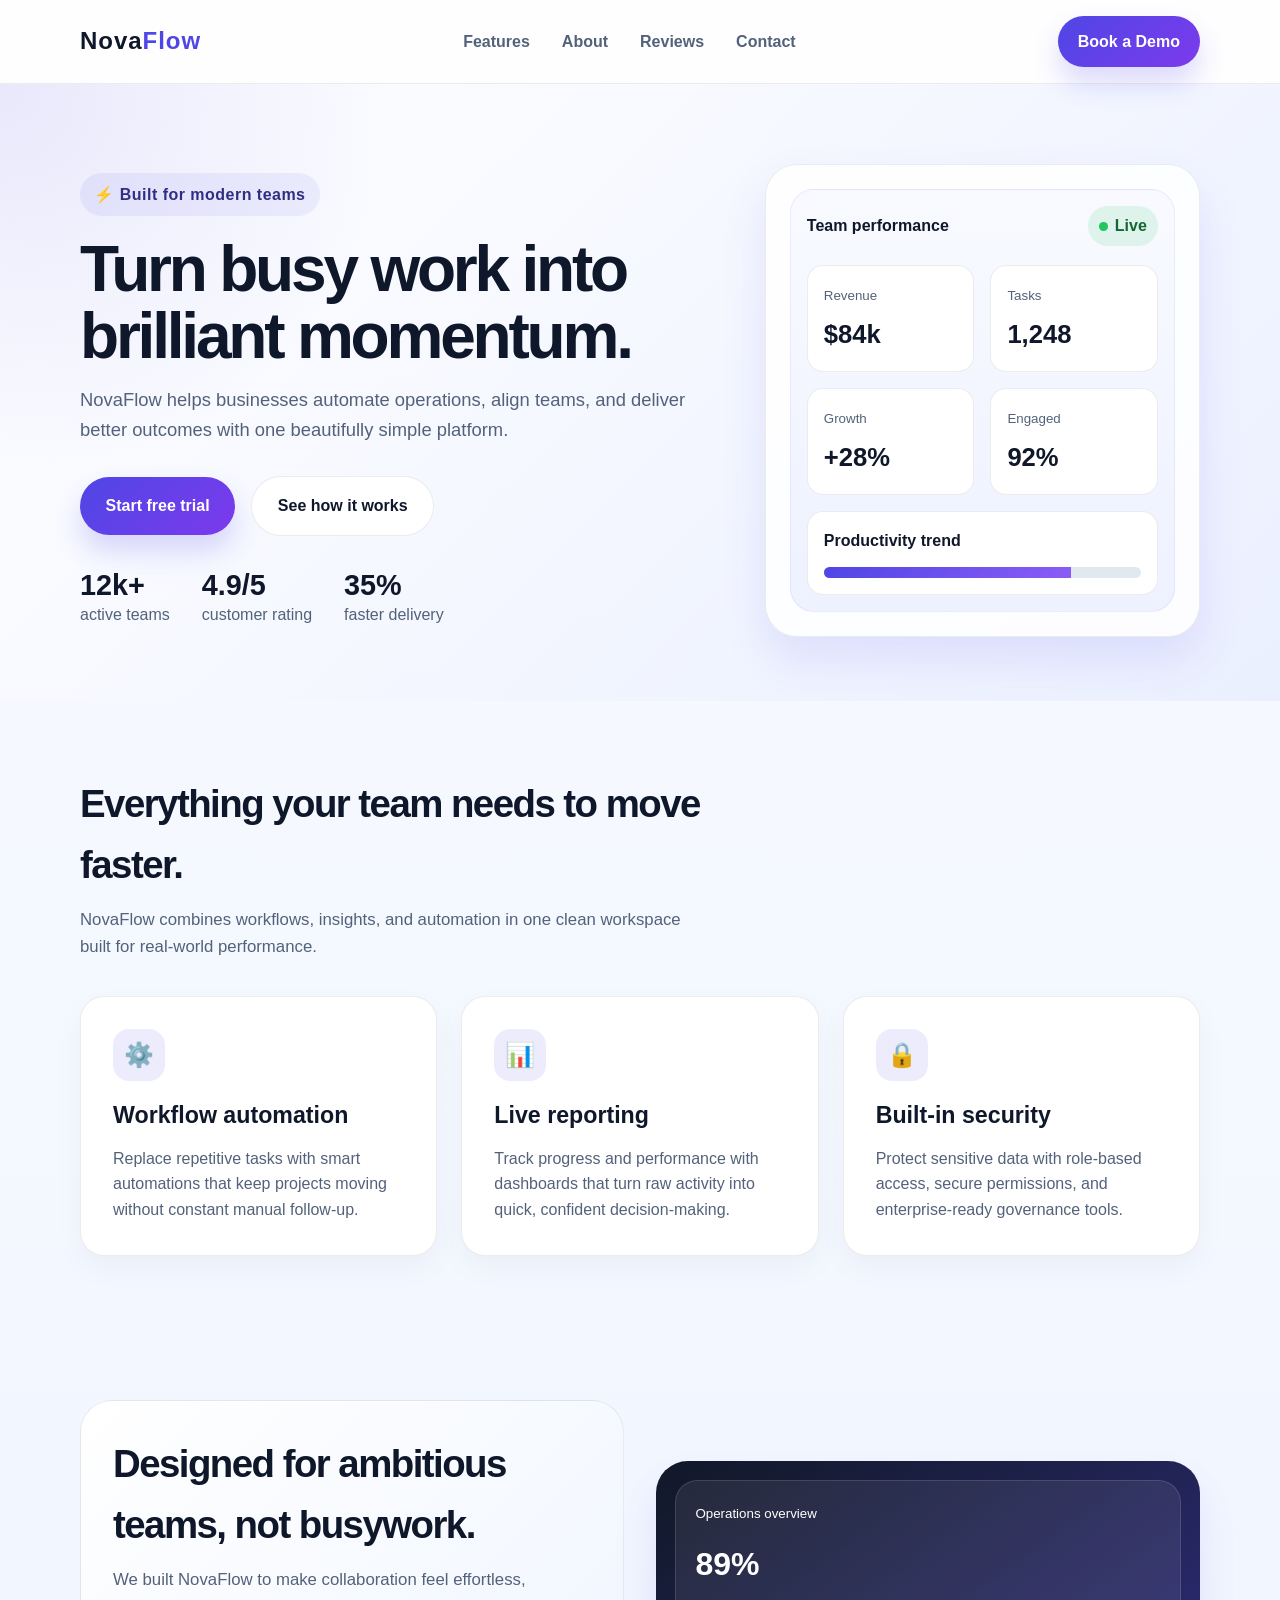
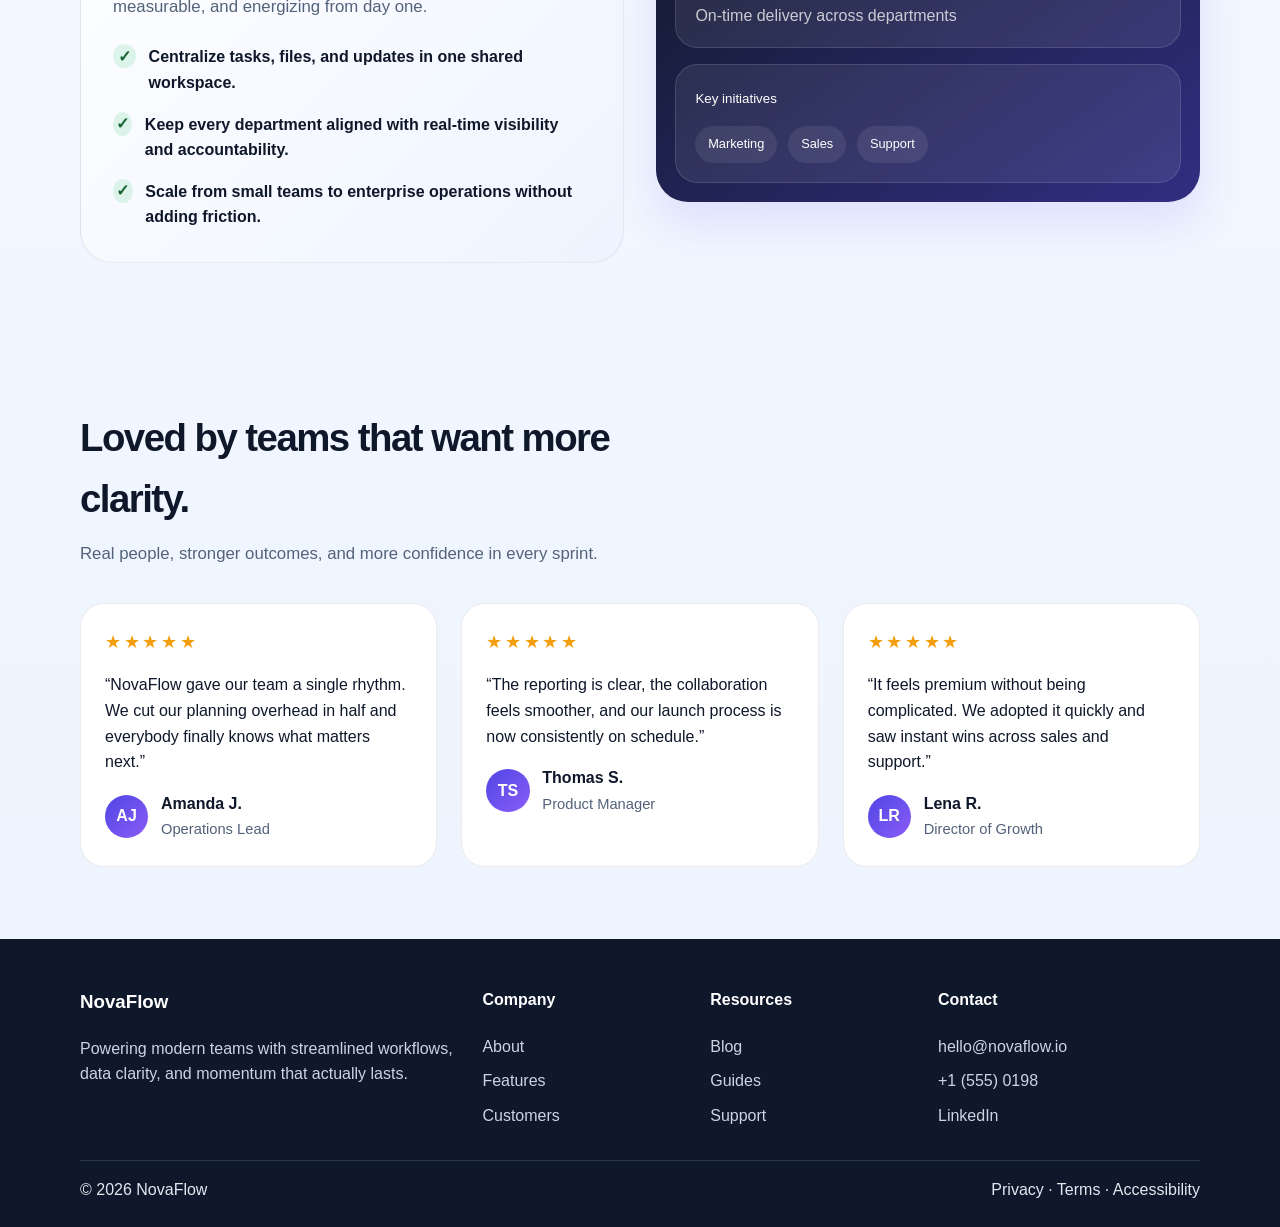
<file: Katla Rohith Kumar_1/index.html>
<!DOCTYPE html>
<html lang="en">
  <head>
    <meta charset="UTF-8" />
    <meta name="viewport" content="width=device-width, initial-scale=1.0" />
    <title>NovaFlow | Smarter Work, Better Results</title>
    <style>
      :root {
        --bg: #f4f7ff;
        --card: #ffffff;
        --ink: #0f172a;
        --muted: #53627a;
        --primary: #4f46e5;
        --primary-dark: #312e81;
        --accent: #22c55e;
        --soft: #eef2ff;
        --line: rgba(15, 23, 42, 0.08);
        --shadow: 0 22px 45px rgba(79, 70, 229, 0.12);
      }

      * { box-sizing: border-box; }
      html { scroll-behavior: smooth; }
      body {
        margin: 0;
        font-family: "Segoe UI", Tahoma, Geneva, Verdana, sans-serif;
        background: linear-gradient(180deg, #f8faff 0%, #edf4ff 100%);
        color: var(--ink);
        line-height: 1.6;
      }
      a { color: inherit; text-decoration: none; }
      img { max-width: 100%; display: block; }
      .container { width: min(1120px, calc(100% - 2rem)); margin: 0 auto; }

      .topbar {
        position: sticky;
        top: 0;
        z-index: 20;
        background: rgba(255, 255, 255, 0.8);
        backdrop-filter: blur(10px);
        border-bottom: 1px solid var(--line);
      }

      .nav {
        display: flex;
        align-items: center;
        justify-content: space-between;
        padding: 1rem 0;
        gap: 1rem;
      }

      .brand {
        font-size: 1.5rem;
        font-weight: 800;
        letter-spacing: 0.04em;
      }

      .brand span { color: var(--primary); }
      .nav-links {
        display: flex;
        align-items: center;
        justify-content: center;
        gap: 2rem;
        list-style: none;
        margin: 0;
        padding: 0;
        font-weight: 600;
        color: var(--muted);
      }
      .nav-links a:hover { color: var(--primary); }

      .nav-cta, .primary-btn, .secondary-btn {
        display: inline-flex;
        align-items: center;
        justify-content: center;
        border-radius: 999px;
        font-weight: 700;
        transition: transform 0.2s ease, box-shadow 0.2s ease;
      }

      .nav-cta, .primary-btn {
        background: linear-gradient(135deg, var(--primary), #7c3aed);
        color: #fff;
        box-shadow: 0 16px 28px rgba(79, 70, 229, 0.2);
      }

      .nav-cta { padding: 0.8rem 1.25rem; }
      .primary-btn { padding: 1rem 1.6rem; }
      .secondary-btn {
        padding: 1rem 1.6rem;
        background: var(--card);
        color: var(--ink);
        border: 1px solid var(--line);
      }
      .nav-cta:hover, .primary-btn:hover, .secondary-btn:hover { transform: translateY(-1px); }

      .hero {
        padding: 5rem 0 4rem;
        background: radial-gradient(circle at top left, rgba(79, 70, 229, 0.12), transparent 28%), linear-gradient(135deg, rgba(255,255,255,0.9), rgba(230,236,255,0.7));
      }

      .hero-grid {
        display: grid;
        grid-template-columns: 1.2fr 0.8fr;
        align-items: center;
        gap: 2rem;
      }

      .eyebrow {
        display: inline-flex;
        align-items: center;
        gap: 0.5rem;
        padding: 0.55rem 0.9rem;
        border-radius: 999px;
        background: rgba(79, 70, 229, 0.08);
        color: var(--primary-dark);
        font-weight: 700;
        letter-spacing: 0.03em;
      }

      h1 {
        margin: 1.25rem 0 1rem;
        font-size: clamp(2.8rem, 5vw, 5rem);
        line-height: 1.04;
        letter-spacing: -0.05em;
      }

      .lead {
        margin: 0;
        max-width: 620px;
        color: var(--muted);
        font-size: 1.15rem;
      }

      .cta-row {
        display: flex;
        align-items: center;
        gap: 1rem;
        margin-top: 2rem;
        flex-wrap: wrap;
      }

      .mini-stats {
        display: flex;
        align-items: center;
        gap: 2rem;
        flex-wrap: wrap;
        margin-top: 2rem;
      }
      .mini-stats strong { display: block; font-size: 1.8rem; line-height: 1.2; }
      .mini-stats span { color: var(--muted); }

      .hero-card {
        position: relative;
        background: rgba(255, 255, 255, 0.85);
        border: 1px solid var(--line);
        border-radius: 2rem;
        box-shadow: var(--shadow);
        padding: 1.5rem;
      }

      .dashboard {
        padding: 1rem;
        border-radius: 1.5rem;
        background: linear-gradient(180deg, #f8faff 0%, #eef2ff 100%);
        border: 1px solid rgba(79, 70, 229, 0.08);
      }

      .dashboard-top {
        display: flex;
        align-items: center;
        justify-content: space-between;
        margin-bottom: 1.2rem;
      }

      .status-pill {
        display: inline-flex;
        align-items: center;
        gap: 0.45rem;
        padding: 0.45rem 0.7rem;
        border-radius: 999px;
        background: rgba(34, 197, 94, 0.12);
        color: #166534;
        font-weight: 700;
      }

      .dot {
        width: 0.55rem;
        height: 0.55rem;
        background: var(--accent);
        border-radius: 50%;
      }

      .metric-box {
        display: grid;
        grid-template-columns: repeat(2, minmax(0, 1fr));
        gap: 1rem;
        margin-top: 1rem;
      }

      .metric {
        padding: 1rem;
        border-radius: 1rem;
        background: #fff;
        border: 1px solid var(--line);
      }
      .metric small { color: var(--muted); }
      .metric strong { display: block; margin-top: 0.4rem; font-size: 1.6rem; }

      .progress {
        margin-top: 1rem;
        padding: 1rem;
        border-radius: 1rem;
        background: #fff;
        border: 1px solid var(--line);
      }

      .bar {
        width: 100%;
        height: 0.7rem;
        margin-top: 0.8rem;
        background: #e2e8f0;
        border-radius: 999px;
        overflow: hidden;
      }
      .bar > span {
        display: block;
        width: 78%;
        height: 100%;
        background: linear-gradient(135deg, var(--primary), #8b5cf6);
      }

      .section { padding: 4.5rem 0; }
      .section-header {
        max-width: 620px;
        margin-bottom: 2.2rem;
      }
      .section-header h2 {
        margin: 0 0 0.7rem;
        font-size: clamp(2rem, 3vw, 3rem);
        letter-spacing: -0.04em;
      }
      .section-header p {
        margin: 0;
        color: var(--muted);
        font-size: 1.05rem;
      }

      .feature-grid, .quote-grid, .footer-grid { display: grid; gap: 1.5rem; }
      .feature-grid { grid-template-columns: repeat(3, minmax(0, 1fr)); }

      .feature-card {
        background: var(--card);
        border: 1px solid var(--line);
        border-radius: 1.5rem;
        padding: 2rem;
        box-shadow: 0 12px 30px rgba(15, 23, 42, 0.04);
      }

      .feature-icon {
        display: inline-flex;
        align-items: center;
        justify-content: center;
        width: 3.25rem;
        height: 3.25rem;
        border-radius: 1rem;
        background: rgba(79, 70, 229, 0.1);
        color: var(--primary);
        font-size: 1.5rem;
        margin-bottom: 1rem;
      }
      .feature-card h3 { margin: 0 0 0.75rem; font-size: 1.45rem; }
      .feature-card p { margin: 0; color: var(--muted); }

      .about-grid {
        display: grid;
        grid-template-columns: repeat(2, minmax(0, 1fr));
        gap: 2rem;
        align-items: center;
      }

      .about-panel {
        background: linear-gradient(135deg, #ffffff, #eef4ff);
        border: 1px solid var(--line);
        border-radius: 2rem;
        padding: 2rem;
      }

      .check-list { display: grid; gap: 1rem; margin-top: 1.5rem; }
      .check-item {
        display: flex;
        align-items: flex-start;
        gap: 0.8rem;
        color: var(--ink);
        font-weight: 600;
      }
      .check-item span {
        display: inline-flex;
        align-items: center;
        justify-content: center;
        width: 1.5rem;
        height: 1.5rem;
        border-radius: 50%;
        background: rgba(34, 197, 94, 0.13);
        color: #166534;
      }

      .about-visual {
        padding: 1.2rem;
        border-radius: 2rem;
        background: linear-gradient(145deg, #111827, #312e81);
        color: white;
        box-shadow: var(--shadow);
      }
      .visual-card {
        background: rgba(255,255,255,0.08);
        border: 1px solid rgba(255,255,255,0.12);
        border-radius: 1.4rem;
        padding: 1.2rem;
      }
      .visual-card + .visual-card { margin-top: 1rem; }
      .visual-badges {
        display: flex;
        gap: 0.7rem;
        flex-wrap: wrap;
        margin-top: 1rem;
      }
      .visual-badges span {
        display: inline-flex;
        align-items: center;
        padding: 0.5rem 0.8rem;
        border-radius: 999px;
        background: rgba(255,255,255,0.08);
        font-size: 0.8rem;
      }

      .quote-grid { grid-template-columns: repeat(3, minmax(0, 1fr)); }
      .quote {
        background: var(--card);
        border: 1px solid var(--line);
        border-radius: 1.5rem;
        padding: 1.5rem;
      }
      .stars { color: #f59e0b; letter-spacing: 0.15em; font-size: 1.1rem; }
      .quote p { margin: 1rem 0; color: var(--ink); }

      .person {
        display: flex;
        align-items: center;
        gap: 0.8rem;
      }
      .avatar {
        width: 2.7rem;
        height: 2.7rem;
        border-radius: 50%;
        background: linear-gradient(135deg, var(--primary), #8b5cf6);
        color: white;
        display: grid;
        place-items: center;
        font-weight: 700;
      }
      .person strong { display: block; }
      .person span { color: var(--muted); font-size: 0.92rem; }

      .footer {
        background: #0f172a;
        color: #e2e8f0;
        padding: 3rem 0 1.5rem;
      }
      .footer-grid { grid-template-columns: 1.3fr 0.7fr 0.7fr 0.9fr; align-items: start; }
      .footer h3, .footer h4 { margin-top: 0; color: #fff; }
      .footer p, .footer li, .footer a { color: #cbd5e1; }
      .footer ul {
        list-style: none;
        margin: 0;
        padding: 0;
        display: grid;
        gap: 0.55rem;
      }
      .bottom-bar {
        margin-top: 2rem;
        padding-top: 1rem;
        border-top: 1px solid rgba(148, 163, 184, 0.22);
        display: flex;
        align-items: center;
        justify-content: space-between;
        gap: 1rem;
        flex-wrap: wrap;
      }

      @media (max-width: 900px) {
        .hero-grid, .about-grid, .feature-grid, .quote-grid, .footer-grid { grid-template-columns: 1fr; }
        .nav { flex-wrap: wrap; justify-content: center; }
        .nav-links { flex-wrap: wrap; gap: 1rem 1.5rem; }
      }

      @media (max-width: 560px) {
        .hero { padding-top: 4rem; }
        .nav { padding: 0.85rem 0; }
        .brand { font-size: 1.2rem; }
        .nav-links { width: 100%; font-size: 0.95rem; }
        .cta-row { flex-direction: column; align-items: stretch; }
        .primary-btn, .secondary-btn, .nav-cta { width: 100%; }
        .mini-stats { justify-content: space-between; }
        .feature-card, .quote, .about-panel { padding: 1.3rem; }
      }
    </style>
  </head>
  <body>
    <header class="topbar">
      <div class="container nav">
        <a href="#" class="brand">Nova<span>Flow</span></a>
        <nav aria-label="Main navigation">
          <ul class="nav-links">
            <li><a href="#features">Features</a></li>
            <li><a href="#about">About</a></li>
            <li><a href="#reviews">Reviews</a></li>
            <li><a href="#contact">Contact</a></li>
          </ul>
        </nav>
        <a href="#contact" class="nav-cta">Book a Demo</a>
      </div>
    </header>

    <main>
      <section class="hero">
        <div class="container hero-grid">
          <div>
            <div class="eyebrow">⚡ Built for modern teams</div>
            <h1>Turn busy work into brilliant momentum.</h1>
            <p class="lead">NovaFlow helps businesses automate operations, align teams, and deliver better outcomes with one beautifully simple platform.</p>
            <div class="cta-row">
              <a href="#features" class="primary-btn">Start free trial</a>
              <a href="#about" class="secondary-btn">See how it works</a>
            </div>
            <div class="mini-stats">
              <div><strong>12k+</strong><span>active teams</span></div>
              <div><strong>4.9/5</strong><span>customer rating</span></div>
              <div><strong>35%</strong><span>faster delivery</span></div>
            </div>
          </div>

          <div class="hero-card" aria-label="NovaFlow dashboard preview">
            <div class="dashboard">
              <div class="dashboard-top">
                <strong>Team performance</strong>
                <span class="status-pill"><span class="dot"></span> Live</span>
              </div>
              <div class="metric-box">
                <div class="metric"><small>Revenue</small><strong>$84k</strong></div>
                <div class="metric"><small>Tasks</small><strong>1,248</strong></div>
                <div class="metric"><small>Growth</small><strong>+28%</strong></div>
                <div class="metric"><small>Engaged</small><strong>92%</strong></div>
              </div>
              <div class="progress">
                <strong>Productivity trend</strong>
                <div class="bar"><span></span></div>
              </div>
            </div>
          </div>
        </div>
      </section>

      <section class="section" id="features">
        <div class="container">
          <div class="section-header">
            <h2>Everything your team needs to move faster.</h2>
            <p>NovaFlow combines workflows, insights, and automation in one clean workspace built for real-world performance.</p>
          </div>

          <div class="feature-grid">
            <article class="feature-card">
              <div class="feature-icon">⚙️</div>
              <h3>Workflow automation</h3>
              <p>Replace repetitive tasks with smart automations that keep projects moving without constant manual follow-up.</p>
            </article>
            <article class="feature-card">
              <div class="feature-icon">📊</div>
              <h3>Live reporting</h3>
              <p>Track progress and performance with dashboards that turn raw activity into quick, confident decision-making.</p>
            </article>
            <article class="feature-card">
              <div class="feature-icon">🔒</div>
              <h3>Built-in security</h3>
              <p>Protect sensitive data with role-based access, secure permissions, and enterprise-ready governance tools.</p>
            </article>
          </div>
        </div>
      </section>

      <section class="section" id="about">
        <div class="container about-grid">
          <div class="about-panel">
            <div class="section-header" style="margin-bottom: 0;">
              <h2>Designed for ambitious teams, not busywork.</h2>
              <p>We built NovaFlow to make collaboration feel effortless, measurable, and energizing from day one.</p>
            </div>
            <div class="check-list">
              <div class="check-item"><span>✓</span> Centralize tasks, files, and updates in one shared workspace.</div>
              <div class="check-item"><span>✓</span> Keep every department aligned with real-time visibility and accountability.</div>
              <div class="check-item"><span>✓</span> Scale from small teams to enterprise operations without adding friction.</div>
            </div>
          </div>

          <div class="about-visual" aria-label="Product summary">
            <div class="visual-card">
              <small>Operations overview</small>
              <h3 style="margin: 0.8rem 0; font-size: 2rem;">89%</h3>
              <p style="margin: 0; color: rgba(255,255,255,0.75);">On-time delivery across departments</p>
            </div>
            <div class="visual-card">
              <small>Key initiatives</small>
              <div class="visual-badges">
                <span>Marketing</span>
                <span>Sales</span>
                <span>Support</span>
              </div>
            </div>
          </div>
        </div>
      </section>

      <section class="section" id="reviews">
        <div class="container">
          <div class="section-header">
            <h2>Loved by teams that want more clarity.</h2>
            <p>Real people, stronger outcomes, and more confidence in every sprint.</p>
          </div>

          <div class="quote-grid">
            <article class="quote">
              <div class="stars">★★★★★</div>
              <p>“NovaFlow gave our team a single rhythm. We cut our planning overhead in half and everybody finally knows what matters next.”</p>
              <div class="person">
                <div class="avatar">AJ</div>
                <div><strong>Amanda J.</strong><span>Operations Lead</span></div>
              </div>
            </article>
            <article class="quote">
              <div class="stars">★★★★★</div>
              <p>“The reporting is clear, the collaboration feels smoother, and our launch process is now consistently on schedule.”</p>
              <div class="person">
                <div class="avatar">TS</div>
                <div><strong>Thomas S.</strong><span>Product Manager</span></div>
              </div>
            </article>
            <article class="quote">
              <div class="stars">★★★★★</div>
              <p>“It feels premium without being complicated. We adopted it quickly and saw instant wins across sales and support.”</p>
              <div class="person">
                <div class="avatar">LR</div>
                <div><strong>Lena R.</strong><span>Director of Growth</span></div>
              </div>
            </article>
          </div>
        </div>
      </section>
    </main>

    <footer class="footer" id="contact">
      <div class="container">
        <div class="footer-grid">
          <div>
            <h3>NovaFlow</h3>
            <p>Powering modern teams with streamlined workflows, data clarity, and momentum that actually lasts.</p>
          </div>
          <div>
            <h4>Company</h4>
            <ul>
              <li><a href="#about">About</a></li>
              <li><a href="#features">Features</a></li>
              <li><a href="#reviews">Customers</a></li>
            </ul>
          </div>
          <div>
            <h4>Resources</h4>
            <ul>
              <li><a href="#">Blog</a></li>
              <li><a href="#">Guides</a></li>
              <li><a href="#">Support</a></li>
            </ul>
          </div>
          <div>
            <h4>Contact</h4>
            <ul>
              <li><a href="mailto:hello@novaflow.io">hello@novaflow.io</a></li>
              <li><a href="tel:+15550198">+1 (555) 0198</a></li>
              <li><a href="#">LinkedIn</a></li>
            </ul>
          </div>
        </div>
        <div class="bottom-bar">
          <span>© 2026 NovaFlow</span>
          <span>Privacy · Terms · Accessibility</span>
        </div>
      </div>
    </footer>
  </body>
</html>
</file>
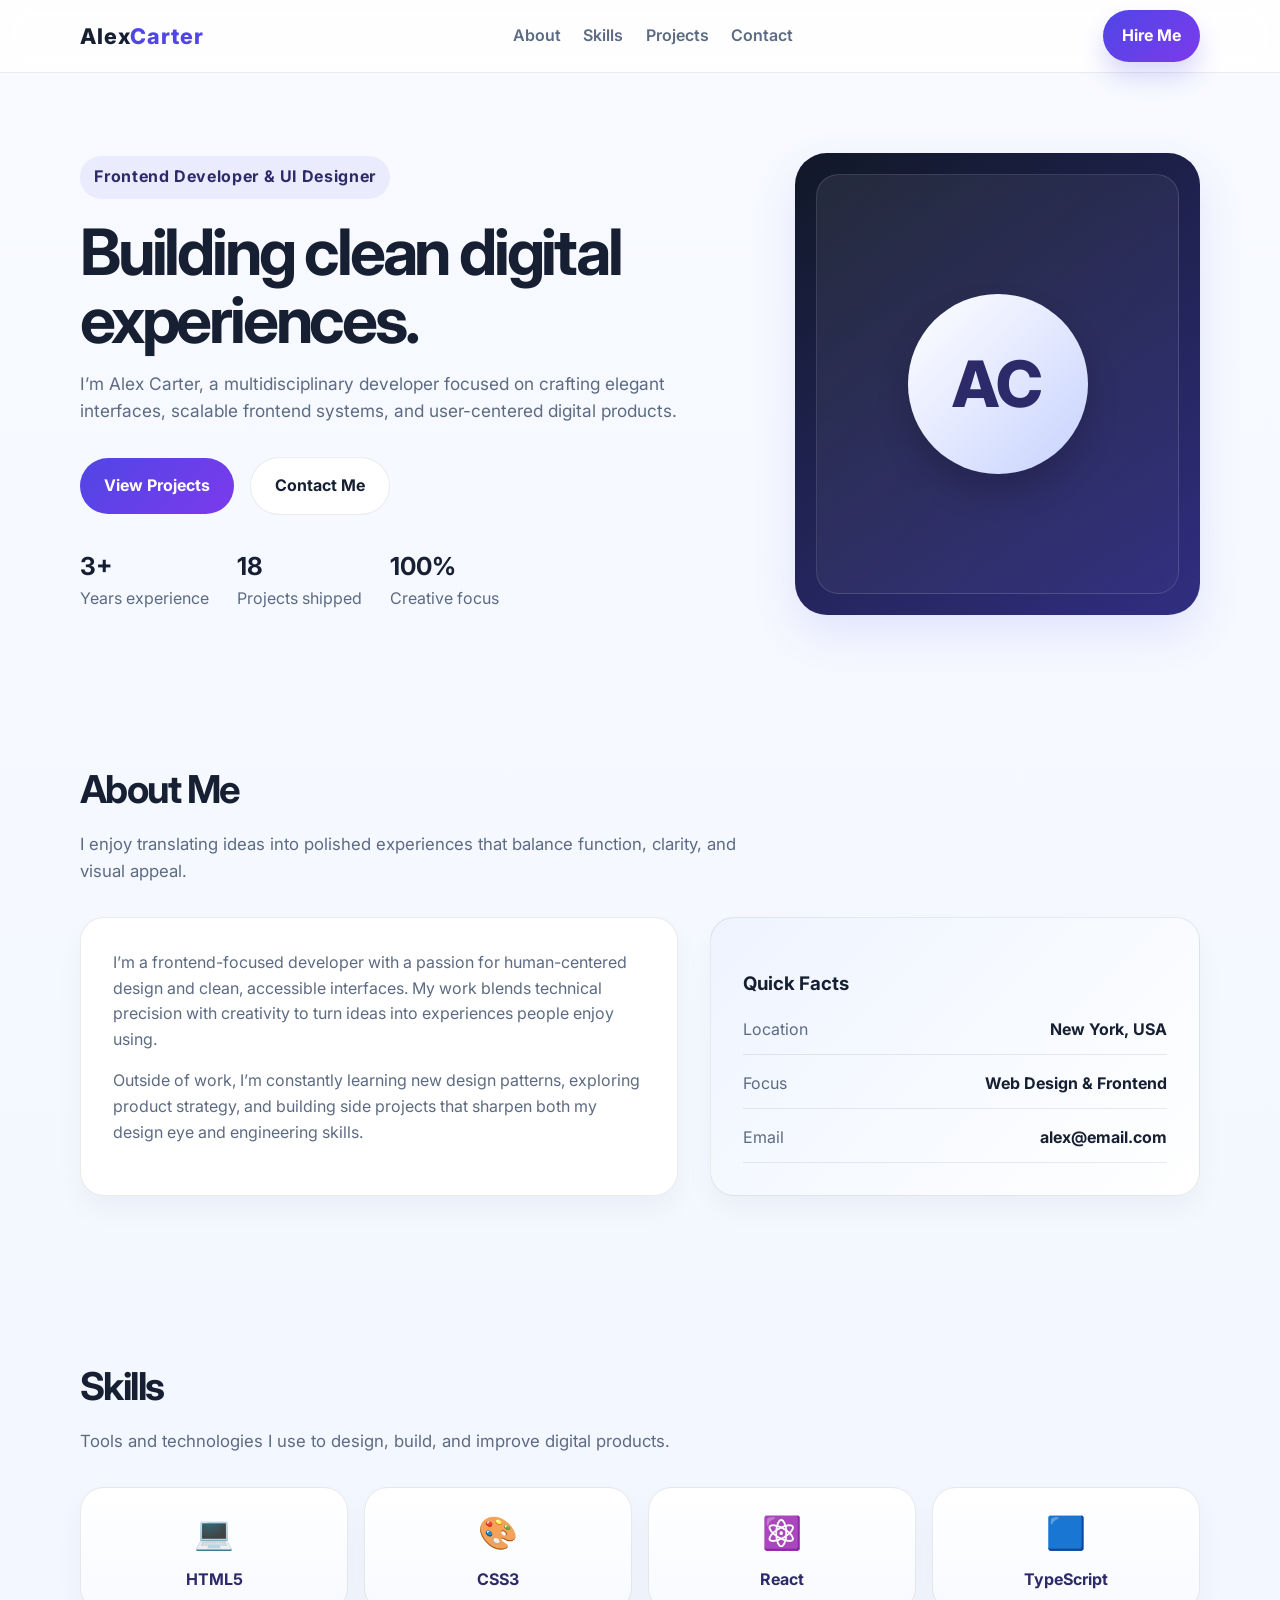
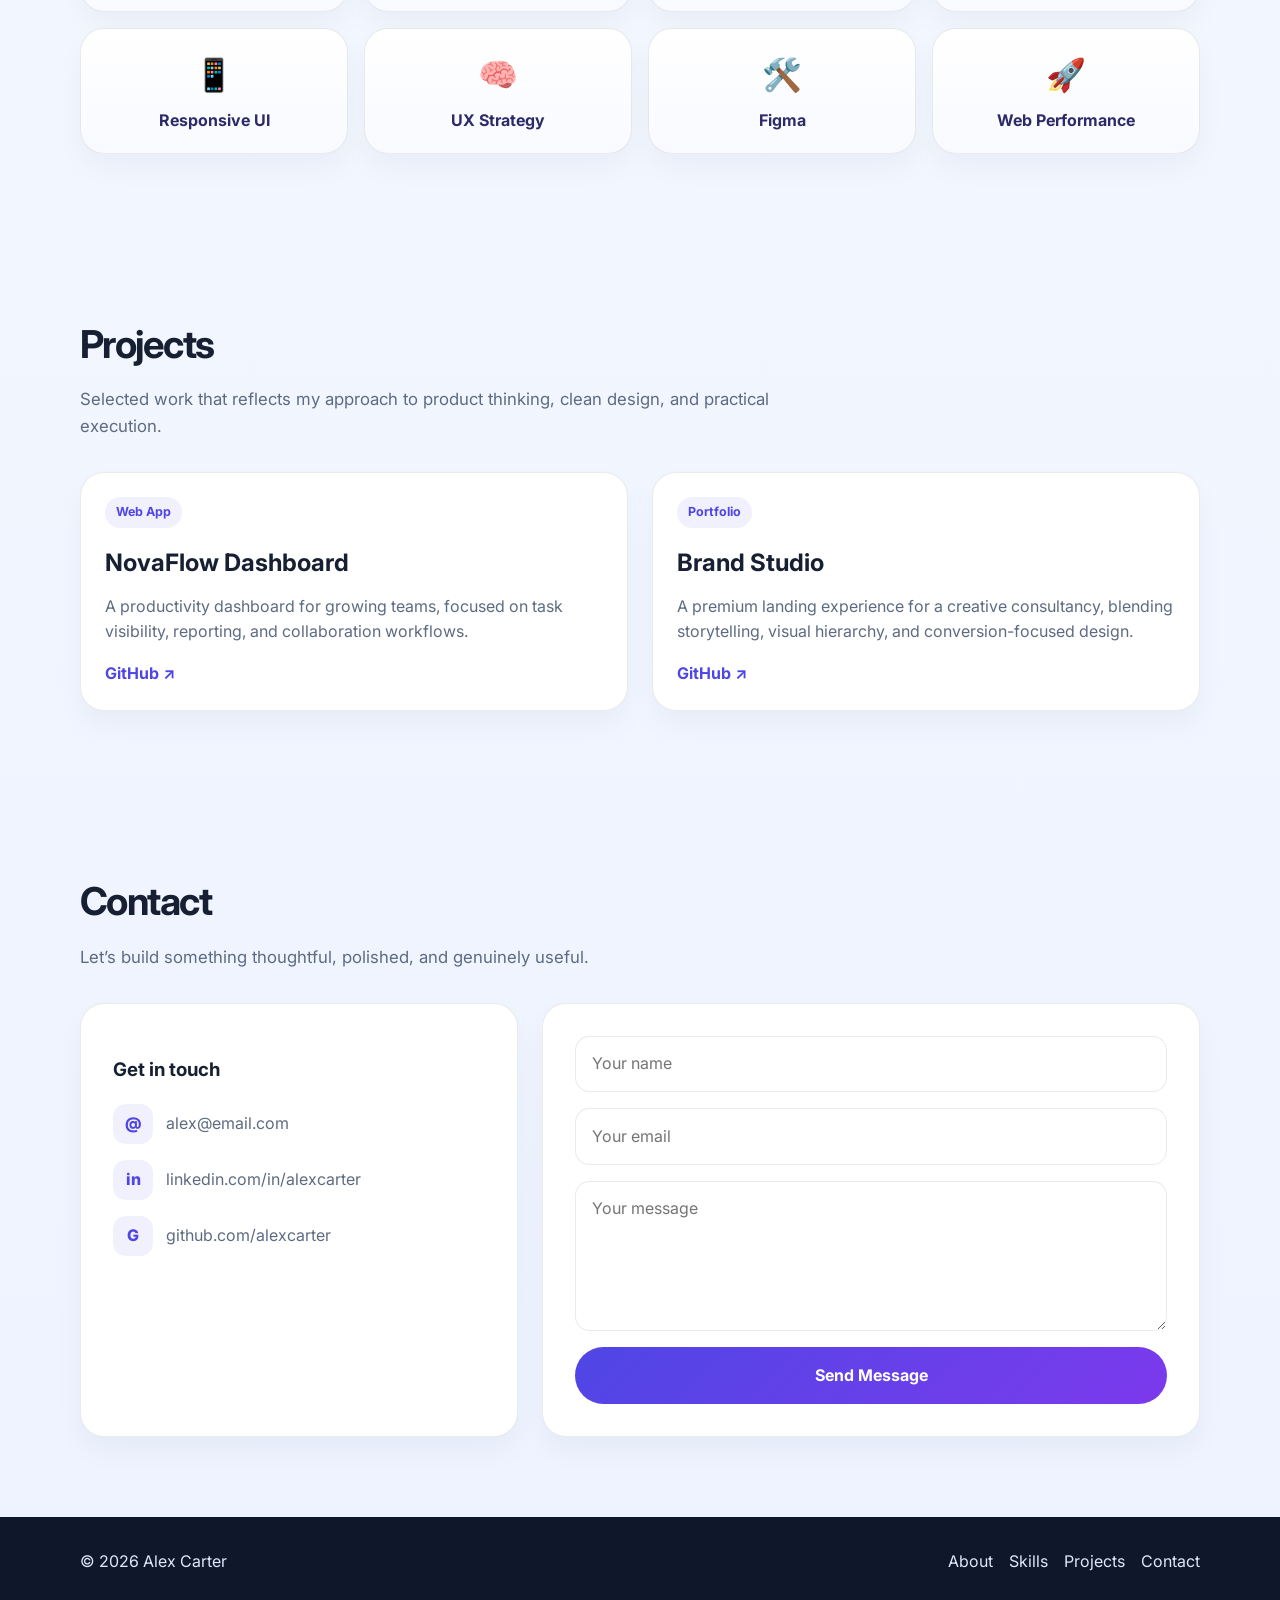
<file: Katla Rohith Kumar_2/index.html>
<!DOCTYPE html>
<html lang="en">
  <head>
    <meta charset="UTF-8" />
    <meta name="viewport" content="width=device-width, initial-scale=1.0" />
    <title>Alex Carter | Portfolio</title>
    <meta name="description" content="Personal portfolio showcasing skills, projects, and contact details." />
    <link rel="preconnect" href="https://fonts.googleapis.com" />
    <link rel="preconnect" href="https://fonts.gstatic.com" crossorigin />
    <link href="https://fonts.googleapis.com/css2?family=Inter:wght@400;500;600;700;800&display=swap" rel="stylesheet" />
    <style>
      :root {
        --bg: #f5f7fb;
        --panel: #ffffff;
        --panel-alt: #eef4ff;
        --text: #172033;
        --muted: #5d6b82;
        --primary: #4f46e5;
        --primary-dark: #2d2a6a;
        --accent: #06b6d4;
        --line: rgba(23, 32, 51, 0.09);
        --shadow: 0 18px 45px rgba(79, 70, 229, 0.12);
      }

      * { box-sizing: border-box; }
      html { scroll-behavior: smooth; }
      body {
        margin: 0;
        font-family: "Inter", sans-serif;
        background: linear-gradient(180deg, #f8faff 0%, #edf3ff 100%);
        color: var(--text);
        line-height: 1.6;
      }
      a { color: inherit; text-decoration: none; }
      img { max-width: 100%; display: block; }
      ul { margin: 0; padding: 0; list-style: none; }

      .container {
        width: min(1120px, calc(100% - 2rem));
        margin: 0 auto;
      }

      .site-header {
        position: sticky;
        top: 0;
        z-index: 10;
        background: rgba(255, 255, 255, 0.82);
        backdrop-filter: blur(12px);
        border-bottom: 1px solid var(--line);
      }

      .nav {
        display: flex;
        align-items: center;
        justify-content: space-between;
        min-height: 72px;
        gap: 1rem;
      }

      .brand {
        font-size: 1.35rem;
        font-weight: 800;
        letter-spacing: 0.04em;
      }
      .brand span { color: var(--primary); }

      .nav-links {
        display: flex;
        align-items: center;
        gap: 1.4rem;
        font-weight: 600;
        color: var(--muted);
      }
      .nav-links a:hover { color: var(--primary); }

      .nav-btn {
        display: inline-flex;
        align-items: center;
        justify-content: center;
        background: linear-gradient(135deg, var(--primary), #7c3aed);
        color: white;
        padding: 0.8rem 1.2rem;
        border-radius: 999px;
        font-weight: 700;
        box-shadow: 0 15px 25px rgba(79, 70, 229, 0.2);
      }

      .hero {
        padding: 5rem 0 4rem;
      }
      .hero-grid {
        display: grid;
        grid-template-columns: 1.25fr 0.75fr;
        align-items: center;
        gap: 2.5rem;
      }

      .eyebrow {
        display: inline-flex;
        align-items: center;
        padding: 0.55rem 0.9rem;
        border-radius: 999px;
        background: rgba(79, 70, 229, 0.08);
        color: var(--primary-dark);
        font-weight: 700;
        letter-spacing: 0.04em;
      }

      h1 {
        margin: 1.2rem 0 1rem;
        font-size: clamp(2.8rem, 5vw, 4.7rem);
        line-height: 1.06;
        letter-spacing: -0.05em;
      }
      .lead {
        margin: 0;
        max-width: 620px;
        color: var(--muted);
        font-size: 1.08rem;
      }

      .cta-row {
        display: flex;
        align-items: center;
        flex-wrap: wrap;
        gap: 1rem;
        margin-top: 2rem;
      }
      .primary-btn, .secondary-btn {
        display: inline-flex;
        align-items: center;
        justify-content: center;
        padding: 0.95rem 1.5rem;
        border-radius: 999px;
        font-weight: 700;
      }
      .primary-btn {
        background: linear-gradient(135deg, var(--primary), #7c3aed);
        color: white;
      }
      .secondary-btn {
        background: #fff;
        border: 1px solid var(--line);
        color: var(--text);
      }

      .hero-meta {
        display: flex;
        gap: 1.75rem;
        flex-wrap: wrap;
        margin-top: 2rem;
      }
      .hero-meta strong {
        display: block;
        font-size: 1.55rem;
      }
      .hero-meta span { color: var(--muted); }

      .profile-card {
        background: linear-gradient(145deg, #111827, #312e81);
        border-radius: 2rem;
        padding: 1.3rem;
        box-shadow: var(--shadow);
      }
      .avatar-box {
        background: linear-gradient(135deg, rgba(255,255,255,0.08), rgba(255,255,255,0.02));
        border: 1px solid rgba(255,255,255,0.12);
        border-radius: 1.4rem;
        min-height: 420px;
        display: grid;
        place-items: center;
      }
      .avatar {
        width: 180px;
        height: 180px;
        border-radius: 50%;
        background: linear-gradient(135deg, #ffffff, #c7d2fe);
        display: grid;
        place-items: center;
        color: var(--primary-dark);
        font-size: 4rem;
        font-weight: 800;
        box-shadow: 0 18px 32px rgba(0,0,0,0.18);
      }

      .section {
        padding: 5rem 0;
      }
      .section-header {
        max-width: 700px;
        margin-bottom: 2rem;
      }
      .section-header h2 {
        margin: 0 0 0.7rem;
        font-size: clamp(2rem, 3vw, 3rem);
        letter-spacing: -0.04em;
      }
      .section-header p {
        margin: 0;
        color: var(--muted);
        font-size: 1.05rem;
      }

      .about-grid {
        display: grid;
        grid-template-columns: 1.1fr 0.9fr;
        gap: 2rem;
      }
      .about-card, .skill-card, .project-card, .contact-card {
        background: var(--panel);
        border: 1px solid var(--line);
        border-radius: 1.5rem;
        box-shadow: 0 14px 28px rgba(15, 23, 42, 0.04);
      }
      .about-card {
        padding: 2rem;
      }
      .about-card p {
        margin: 0 0 1rem;
        color: var(--muted);
      }
      .info-panel {
        background: linear-gradient(135deg, var(--panel-alt), #ffffff);
        padding: 2rem;
      }
      .info-list {
        display: grid;
        gap: 1rem;
        margin-top: 1rem;
      }
      .info-list li {
        display: flex;
        justify-content: space-between;
        gap: 1rem;
        border-bottom: 1px solid var(--line);
        padding-bottom: 0.7rem;
        color: var(--muted);
      }
      .info-list strong {
        color: var(--text);
      }

      .skill-grid {
        display: grid;
        grid-template-columns: repeat(4, minmax(0, 1fr));
        gap: 1rem;
      }
      .skill-card {
        padding: 1.2rem 1rem;
        text-align: center;
        font-weight: 700;
        color: var(--primary-dark);
        background: linear-gradient(180deg, #ffffff, #f8faff);
      }
      .skill-card span {
        display: block;
        font-size: 2rem;
        margin-bottom: 0.5rem;
      }

      .project-grid {
        display: grid;
        grid-template-columns: repeat(2, minmax(0, 1fr));
        gap: 1.5rem;
      }
      .project-card {
        padding: 1.5rem;
      }
      .project-card .tag {
        display: inline-block;
        padding: 0.35rem 0.7rem;
        border-radius: 999px;
        background: rgba(79, 70, 229, 0.08);
        color: var(--primary);
        font-size: 0.78rem;
        font-weight: 700;
      }
      .project-card h3 {
        margin: 1rem 0 0.7rem;
        font-size: 1.5rem;
      }
      .project-card p {
        margin: 0 0 1rem;
        color: var(--muted);
      }
      .project-link {
        display: inline-flex;
        align-items: center;
        gap: 0.4rem;
        color: var(--primary);
        font-weight: 700;
      }

      .contact-wrap {
        display: grid;
        grid-template-columns: 0.8fr 1.2fr;
        gap: 1.5rem;
      }
      .contact-card {
        padding: 2rem;
      }
      .contact-list {
        display: grid;
        gap: 1rem;
        margin-top: 1.2rem;
      }
      .contact-list li {
        display: flex;
        align-items: center;
        gap: 0.8rem;
        color: var(--muted);
      }
      .icon {
        width: 2.5rem;
        height: 2.5rem;
        border-radius: 0.8rem;
        display: grid;
        place-items: center;
        background: rgba(79, 70, 229, 0.08);
        color: var(--primary);
        font-weight: 800;
      }

      .contact-form {
        display: grid;
        gap: 1rem;
      }
      .contact-form input,
      .contact-form textarea {
        width: 100%;
        padding: 0.9rem 1rem;
        border: 1px solid var(--line);
        border-radius: 0.9rem;
        font: inherit;
        background: #fff;
        color: var(--text);
      }
      .contact-form textarea {
        min-height: 150px;
        resize: vertical;
      }
      .submit-btn {
        border: none;
        cursor: pointer;
        background: linear-gradient(135deg, var(--primary), #7c3aed);
        color: white;
        padding: 1rem 1.2rem;
        border-radius: 999px;
        font: inherit;
        font-weight: 700;
      }

      .site-footer {
        background: #0f172a;
        color: #dfe8ff;
        padding: 2rem 0;
      }
      .footer-row {
        display: flex;
        align-items: center;
        justify-content: space-between;
        gap: 1rem;
        flex-wrap: wrap;
      }
      .footer-links {
        display: flex;
        gap: 1rem;
        flex-wrap: wrap;
      }

      @media (max-width: 900px) {
        .hero-grid,
        .about-grid,
        .contact-wrap,
        .skill-grid,
        .project-grid {
          grid-template-columns: 1fr;
        }

        .nav {
          flex-wrap: wrap;
          justify-content: center;
          padding: 0.8rem 0;
        }
        .nav-links {
          flex-wrap: wrap;
          justify-content: center;
        }
      }

      @media (max-width: 560px) {
        .hero { padding-top: 4rem; }
        .nav-links {
          width: 100%;
          gap: 0.8rem 1rem;
          font-size: 0.92rem;
        }
        .cta-row {
          flex-direction: column;
          align-items: stretch;
        }
        .primary-btn, .secondary-btn, .nav-btn {
          width: 100%;
        }
        .profile-card {
          padding: 1rem;
        }
        .avatar-box {
          min-height: 300px;
        }
        .about-card, .info-panel, .project-card, .contact-card {
          padding: 1.25rem;
        }
      }
    </style>
  </head>
  <body>
    <header class="site-header">
      <div class="container nav">
        <a href="#home" class="brand">Alex<span>Carter</span></a>
        <nav aria-label="Main navigation">
          <ul class="nav-links">
            <li><a href="#about">About</a></li>
            <li><a href="#skills">Skills</a></li>
            <li><a href="#projects">Projects</a></li>
            <li><a href="#contact">Contact</a></li>
          </ul>
        </nav>
        <a href="#contact" class="nav-btn">Hire Me</a>
      </div>
    </header>

    <main id="home">
      <section class="hero">
        <div class="container hero-grid">
          <div>
            <div class="eyebrow">Frontend Developer & UI Designer</div>
            <h1>Building clean digital experiences.</h1>
            <p class="lead">
              I’m Alex Carter, a multidisciplinary developer focused on crafting elegant interfaces, scalable frontend systems, and user-centered digital products.
            </p>
            <div class="cta-row">
              <a href="#projects" class="primary-btn">View Projects</a>
              <a href="#contact" class="secondary-btn">Contact Me</a>
            </div>
            <div class="hero-meta">
              <div>
                <strong>3+</strong>
                <span>Years experience</span>
              </div>
              <div>
                <strong>18</strong>
                <span>Projects shipped</span>
              </div>
              <div>
                <strong>100%</strong>
                <span>Creative focus</span>
              </div>
            </div>
          </div>

          <div class="profile-card" aria-label="Profile image placeholder">
            <div class="avatar-box">
              <div class="avatar">AC</div>
            </div>
          </div>
        </div>
      </section>

      <section class="section" id="about">
        <div class="container">
          <div class="section-header">
            <h2>About Me</h2>
            <p>I enjoy translating ideas into polished experiences that balance function, clarity, and visual appeal.</p>
          </div>

          <div class="about-grid">
            <div class="about-card">
              <p>
                I’m a frontend-focused developer with a passion for human-centered design and clean, accessible interfaces. My work blends technical precision with creativity to turn ideas into experiences people enjoy using.
              </p>
              <p>
                Outside of work, I’m constantly learning new design patterns, exploring product strategy, and building side projects that sharpen both my design eye and engineering skills.
              </p>
            </div>

            <div class="info-panel about-card">
              <h3>Quick Facts</h3>
              <ul class="info-list">
                <li><span>Location</span><strong>New York, USA</strong></li>
                <li><span>Focus</span><strong>Web Design & Frontend</strong></li>
                <li><span>Email</span><strong>alex@email.com</strong></li>
              </ul>
            </div>
          </div>
        </div>
      </section>

      <section class="section" id="skills">
        <div class="container">
          <div class="section-header">
            <h2>Skills</h2>
            <p>Tools and technologies I use to design, build, and improve digital products.</p>
          </div>

          <div class="skill-grid">
            <div class="skill-card"><span>💻</span>HTML5</div>
            <div class="skill-card"><span>🎨</span>CSS3</div>
            <div class="skill-card"><span>⚛️</span>React</div>
            <div class="skill-card"><span>🟦</span>TypeScript</div>
            <div class="skill-card"><span>📱</span>Responsive UI</div>
            <div class="skill-card"><span>🧠</span>UX Strategy</div>
            <div class="skill-card"><span>🛠️</span>Figma</div>
            <div class="skill-card"><span>🚀</span>Web Performance</div>
          </div>
        </div>
      </section>

      <section class="section" id="projects">
        <div class="container">
          <div class="section-header">
            <h2>Projects</h2>
            <p>Selected work that reflects my approach to product thinking, clean design, and practical execution.</p>
          </div>

          <div class="project-grid">
            <article class="project-card">
              <span class="tag">Web App</span>
              <h3>NovaFlow Dashboard</h3>
              <p>A productivity dashboard for growing teams, focused on task visibility, reporting, and collaboration workflows.</p>
              <a href="#" class="project-link">GitHub ↗</a>
            </article>

            <article class="project-card">
              <span class="tag">Portfolio</span>
              <h3>Brand Studio</h3>
              <p>A premium landing experience for a creative consultancy, blending storytelling, visual hierarchy, and conversion-focused design.</p>
              <a href="#" class="project-link">GitHub ↗</a>
            </article>
          </div>
        </div>
      </section>

      <section class="section" id="contact">
        <div class="container">
          <div class="section-header">
            <h2>Contact</h2>
            <p>Let’s build something thoughtful, polished, and genuinely useful.</p>
          </div>

          <div class="contact-wrap">
            <div class="contact-card">
              <h3>Get in touch</h3>
              <ul class="contact-list">
                <li><span class="icon">@</span> alex@email.com</li>
                <li><span class="icon">in</span> linkedin.com/in/alexcarter</li>
                <li><span class="icon">G</span> github.com/alexcarter</li>
              </ul>
            </div>

            <div class="contact-card">
              <form class="contact-form">
                <input type="text" placeholder="Your name" aria-label="Your name" />
                <input type="email" placeholder="Your email" aria-label="Your email" />
                <textarea placeholder="Your message" aria-label="Your message"></textarea>
                <button type="submit" class="submit-btn">Send Message</button>
              </form>
            </div>
          </div>
        </div>
      </section>
    </main>

    <footer class="site-footer">
      <div class="container footer-row">
        <div>© 2026 Alex Carter</div>
        <div class="footer-links">
          <a href="#about">About</a>
          <a href="#skills">Skills</a>
          <a href="#projects">Projects</a>
          <a href="#contact">Contact</a>
        </div>
      </div>
    </footer>
  </body>
</html>
</file>
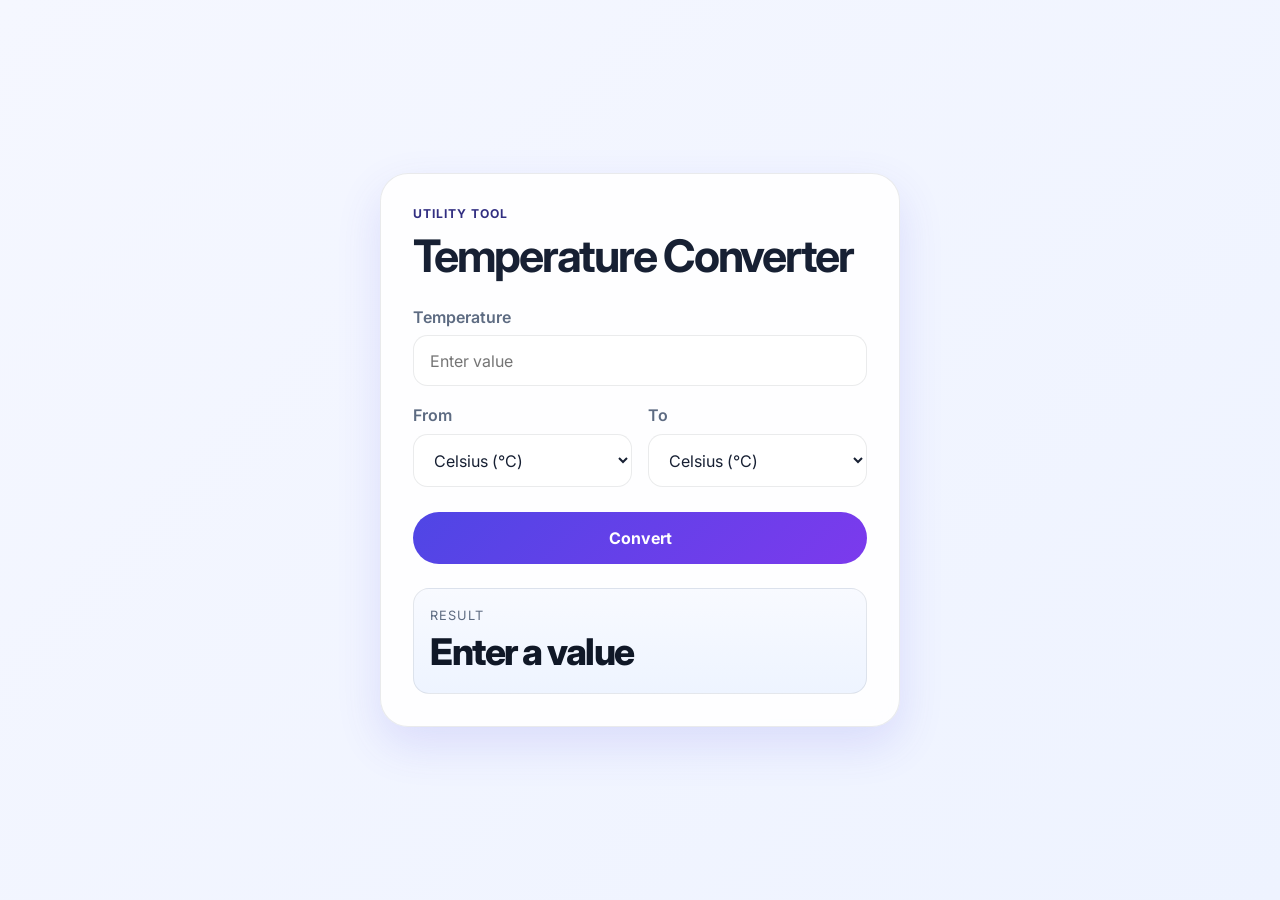
<file: Katla Rohith Kumar_3/index.html>
<!DOCTYPE html>
<html lang="en">
  <head>
    <meta charset="UTF-8" />
    <meta name="viewport" content="width=device-width, initial-scale=1.0" />
    <title>Temperature Converter</title>
    <link rel="preconnect" href="https://fonts.googleapis.com" />
    <link rel="preconnect" href="https://fonts.gstatic.com" crossorigin />
    <link href="https://fonts.googleapis.com/css2?family=Inter:wght@400;500;600;700;800&display=swap" rel="stylesheet" />
    <link rel="stylesheet" href="style.css" />
  </head>
  <body>
    <main class="app-shell">
      <section class="converter-card">
        <div class="header">
          <p class="eyebrow">Utility Tool</p>
          <h1>Temperature Converter</h1>
        </div>

        <div class="input-group">
          <label for="temperature">Temperature</label>
          <input id="temperature" type="number" step="any" placeholder="Enter value" />
        </div>

        <div class="selectors">
          <div class="input-group">
            <label for="fromUnit">From</label>
            <select id="fromUnit">
              <option value="celsius">Celsius (°C)</option>
              <option value="fahrenheit">Fahrenheit (°F)</option>
              <option value="kelvin">Kelvin (K)</option>
            </select>
          </div>

          <div class="input-group">
            <label for="toUnit">To</label>
            <select id="toUnit">
              <option value="fahrenheit">Fahrenheit (°F)</option>
              <option value="celsius" selected>Celsius (°C)</option>
              <option value="kelvin">Kelvin (K)</option>
            </select>
          </div>
        </div>

        <button id="convertBtn" type="button">Convert</button>

        <div class="result-box" aria-live="polite">
          <span class="result-label">Result</span>
          <div id="resultValue">0.00 °C</div>
        </div>
      </section>
    </main>

    <script src="script.js"></script>
  </body>
</html>
</file>
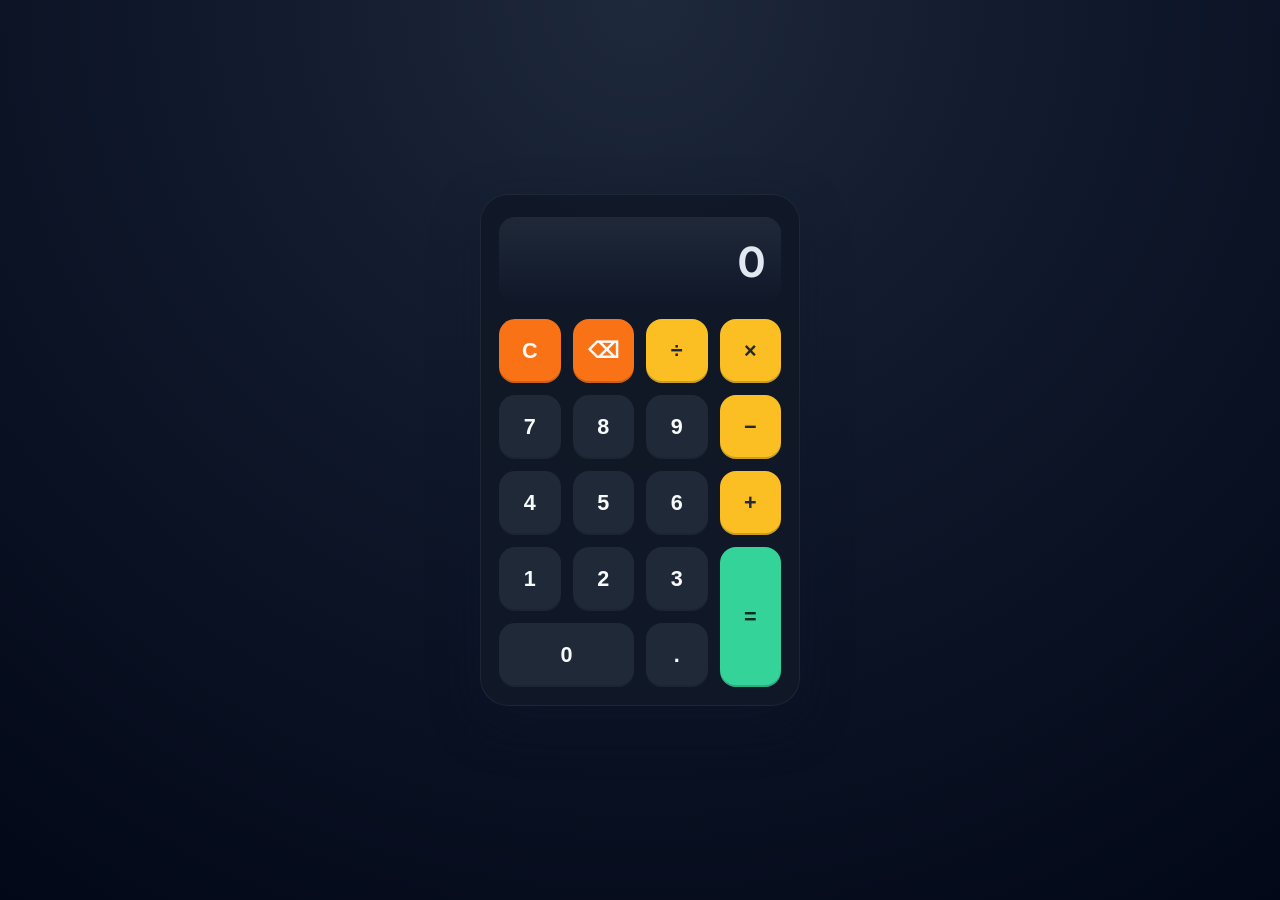
<file: Katla Rohith Kumar_4/index.html>
<!DOCTYPE html>
<html lang="en">
  <head>
    <meta charset="UTF-8" />
    <meta name="viewport" content="width=device-width, initial-scale=1.0" />
    <title>Calculator</title>
    <link rel="preconnect" href="https://fonts.googleapis.com" />
    <link rel="preconnect" href="https://fonts.gstatic.com" crossorigin />
    <link href="https://fonts.googleapis.com/css2?family=Inter:wght@400;500;600;700;800&display=swap" rel="stylesheet" />
    <link rel="stylesheet" href="style.css" />
  </head>
  <body>
    <main class="app-shell">
      <div class="calculator" aria-label="Calculator">
        <div class="display-screen" id="display" aria-live="polite">0</div>

        <div class="button-grid">
          <button class="btn control" data-action="clear" type="button">C</button>
          <button class="btn control" data-action="delete" type="button">⌫</button>
          <button class="btn operator" data-value="/" type="button">÷</button>
          <button class="btn operator" data-value="*" type="button">×</button>

          <button class="btn number" data-value="7" type="button">7</button>
          <button class="btn number" data-value="8" type="button">8</button>
          <button class="btn number" data-value="9" type="button">9</button>
          <button class="btn operator" data-value="-" type="button">−</button>

          <button class="btn number" data-value="4" type="button">4</button>
          <button class="btn number" data-value="5" type="button">5</button>
          <button class="btn number" data-value="6" type="button">6</button>
          <button class="btn operator" data-value="+" type="button">+</button>

          <button class="btn number" data-value="1" type="button">1</button>
          <button class="btn number" data-value="2" type="button">2</button>
          <button class="btn number" data-value="3" type="button">3</button>
          <button class="btn equals" data-action="equals" type="button">=</button>

          <button class="btn number zero" data-value="0" type="button">0</button>
          <button class="btn number" data-value="." type="button">.</button>
        </div>
      </div>
    </main>

    <script src="script.js"></script>
  </body>
</html>
</file>
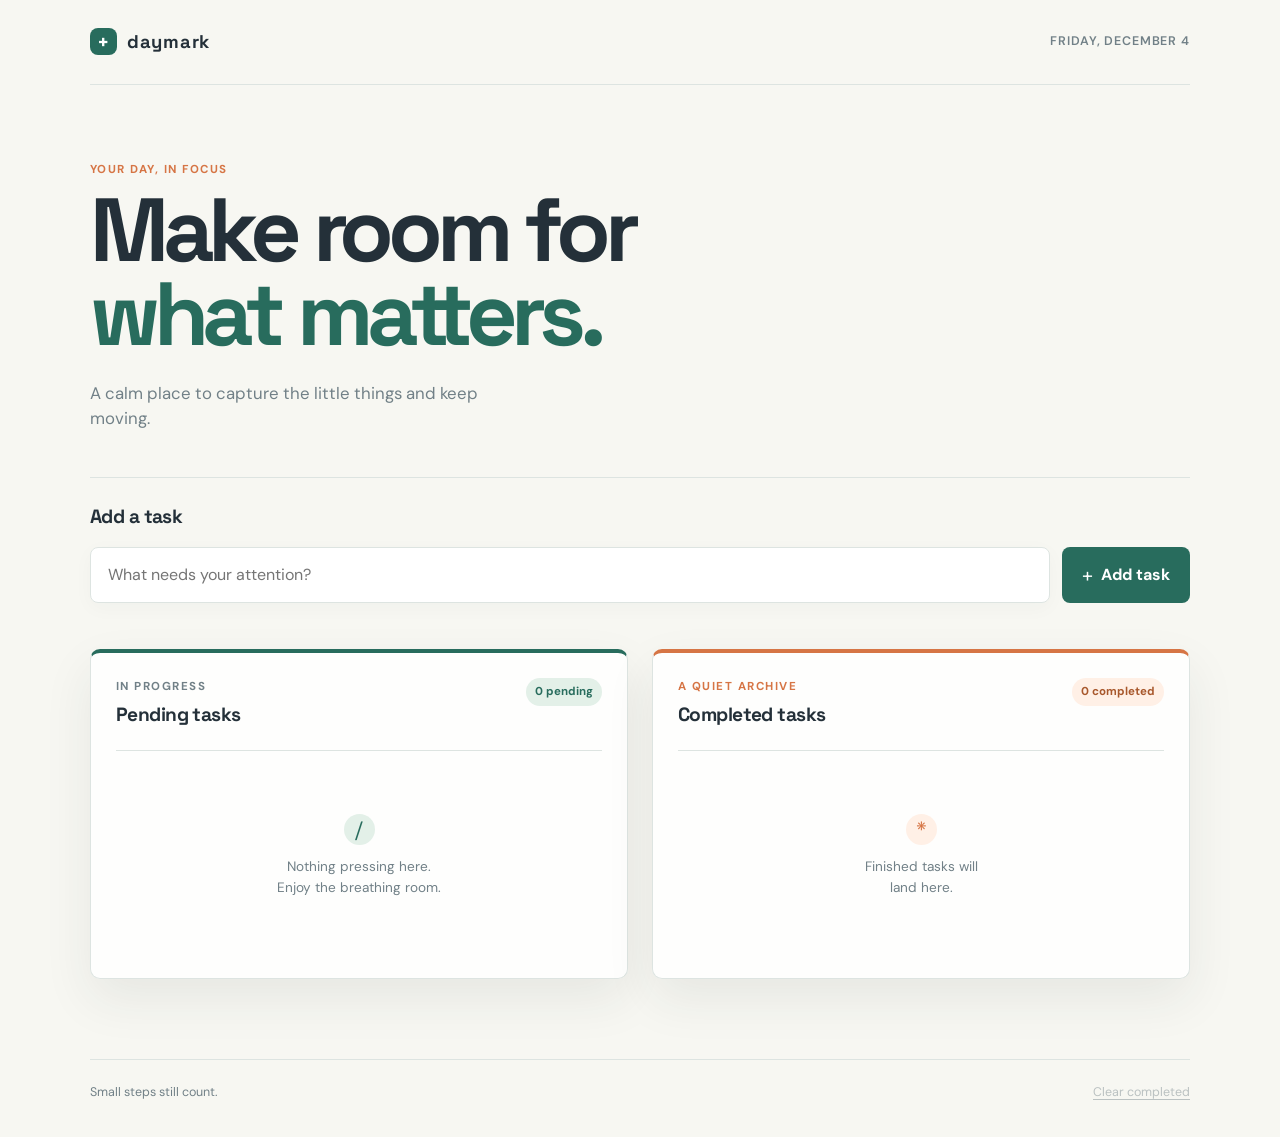
<file: Katla Rohith Kumar_6/index.html>
<!DOCTYPE html>
<html lang="en">
<head>
  <meta charset="UTF-8">
  <meta name="viewport" content="width=device-width, initial-scale=1.0">
  <meta name="description" content="A simple, focused daily task manager.">
  <title>Daymark | Daily tasks</title>
  <link rel="preconnect" href="https://fonts.googleapis.com">
  <link rel="preconnect" href="https://fonts.gstatic.com" crossorigin>
  <link href="https://fonts.googleapis.com/css2?family=DM+Sans:wght@400;500;600;700&family=Space+Grotesk:wght@500;600;700&display=swap" rel="stylesheet">
  <link rel="stylesheet" href="styles.css">
</head>
<body>
  <div class="page-shell">
    <header class="site-header">
      <a class="brand" href="index.html" aria-label="Daymark home">
        <span class="brand-mark" aria-hidden="true">+</span>
        <span>daymark</span>
      </a>
      <p class="date-label" id="today-label"></p>
    </header>

    <main>
      <section class="intro" aria-labelledby="page-title">
        <p class="eyebrow">Your day, in focus</p>
        <h1 id="page-title">Make room for<br><em>what matters.</em></h1>
        <p class="intro-copy">A calm place to capture the little things and keep moving.</p>
      </section>

      <section class="composer-section" aria-labelledby="composer-title">
        <h2 id="composer-title">Add a task</h2>
        <form class="task-form" id="task-form">
          <label class="sr-only" for="task-input">Task description</label>
          <input id="task-input" name="task" type="text" maxlength="120" placeholder="What needs your attention?" autocomplete="off" required>
          <button class="primary-button" type="submit"><span aria-hidden="true">+</span> Add task</button>
        </form>
      </section>

      <section class="lists" aria-label="Task lists">
        <div class="list-column pending-column">
          <div class="list-heading">
            <div>
              <p class="list-kicker">In progress</p>
              <h2>Pending tasks</h2>
            </div>
            <span class="count-badge" id="pending-count">0 pending</span>
          </div>
          <ul class="task-list" id="pending-list" aria-live="polite"></ul>
          <div class="empty-state" id="pending-empty">
            <span class="empty-icon" aria-hidden="true">/</span>
            <p>Nothing pressing here.<br>Enjoy the breathing room.</p>
          </div>
        </div>

        <div class="list-column completed-column">
          <div class="list-heading">
            <div>
              <p class="list-kicker">A quiet archive</p>
              <h2>Completed tasks</h2>
            </div>
            <span class="count-badge" id="completed-count">0 completed</span>
          </div>
          <ul class="task-list" id="completed-list" aria-live="polite"></ul>
          <div class="empty-state" id="completed-empty">
            <span class="empty-icon" aria-hidden="true">*</span>
            <p>Finished tasks will<br>land here.</p>
          </div>
        </div>
      </section>
    </main>

    <footer class="site-footer">
      <p>Small steps still count.</p>
      <button class="clear-button" id="clear-completed" type="button">Clear completed</button>
    </footer>
  </div>
  <script src="app.js"></script>
</body>
</html>
</file>
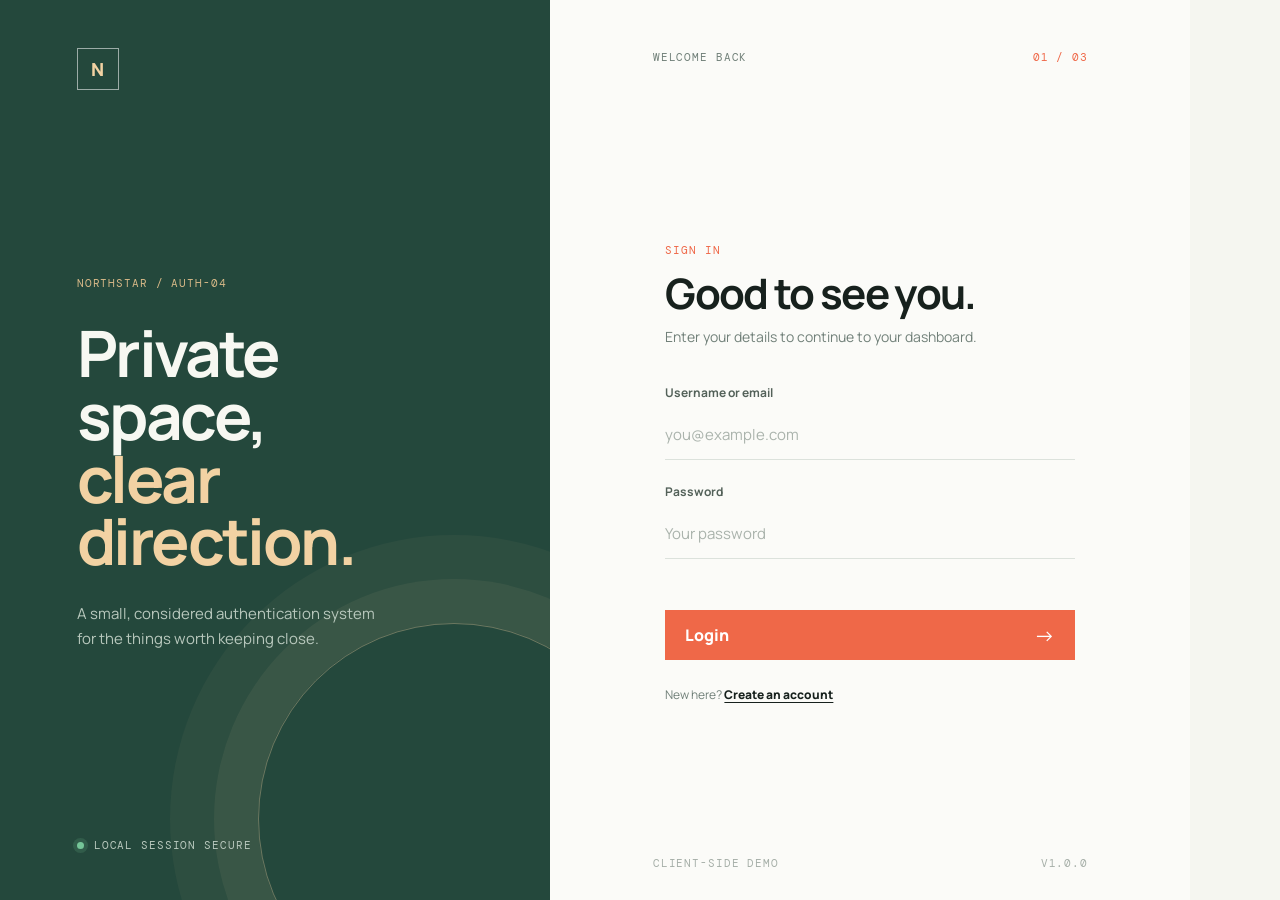
<file: Katla Rohith Kumar_7/index.html>
<!DOCTYPE html>
<html lang="en">
<head>
  <meta charset="UTF-8">
  <meta name="viewport" content="width=device-width, initial-scale=1.0">
  <meta name="description" content="A simple client-side authentication demo.">
  <title>Northstar | Secure access</title>
  <link rel="preconnect" href="https://fonts.googleapis.com">
  <link rel="preconnect" href="https://fonts.gstatic.com" crossorigin>
  <link href="https://fonts.googleapis.com/css2?family=DM+Mono:wght@400;500&family=Manrope:wght@400;500;600;700;800&display=swap" rel="stylesheet">
  <link rel="stylesheet" href="styles.css">
</head>
<body>
  <main class="app-shell">
    <section class="brand-panel" aria-label="Northstar introduction">
      <div class="brand-mark" aria-hidden="true">N</div>
      <div class="brand-copy">
        <p class="eyebrow">NORTHSTAR / AUTH-04</p>
        <h1>Private space,<br><em>clear direction.</em></h1>
        <p class="brand-description">A small, considered authentication system for the things worth keeping close.</p>
      </div>
      <div class="brand-footer">
        <span class="status-dot"></span>
        <span>Local session secure</span>
      </div>
    </section>

    <section class="auth-panel">
      <div class="panel-topline">
        <span id="view-kicker">Welcome back</span>
        <span class="mono-label">01 / 03</span>
      </div>

      <div id="login-view" class="view" data-view="login">
        <div class="view-heading">
          <p class="section-label">Sign in</p>
          <h2>Good to see you.</h2>
          <p>Enter your details to continue to your dashboard.</p>
        </div>
        <form id="login-form" novalidate>
          <label for="login-identity">Username or email</label>
          <input id="login-identity" name="identity" type="text" autocomplete="username" placeholder="you@example.com" required>
          <label for="login-password">Password</label>
          <input id="login-password" name="password" type="password" autocomplete="current-password" placeholder="Your password" required>
          <p id="login-message" class="form-message" role="alert" aria-live="polite"></p>
          <button class="primary-button" type="submit">Login <span aria-hidden="true">&#8594;</span></button>
        </form>
        <p class="switch-prompt">New here? <button class="text-button" type="button" data-navigate="register">Create an account</button></p>
      </div>

      <div id="register-view" class="view hidden" data-view="register">
        <div class="view-heading">
          <p class="section-label">Create account</p>
          <h2>Start somewhere good.</h2>
          <p>Make a local account in less than a minute.</p>
        </div>
        <form id="register-form" novalidate>
          <label for="register-username">Username</label>
          <input id="register-username" name="username" type="text" autocomplete="username" placeholder="northstar" required>
          <label for="register-email">Email</label>
          <input id="register-email" name="email" type="email" autocomplete="email" placeholder="you@example.com" required>
          <label for="register-password">Password</label>
          <input id="register-password" name="password" type="password" autocomplete="new-password" placeholder="At least 8 characters" required>
          <p class="password-hint">Use 8+ characters with at least one number.</p>
          <p id="register-message" class="form-message" role="alert" aria-live="polite"></p>
          <button class="primary-button" type="submit">Register <span aria-hidden="true">&#8594;</span></button>
        </form>
        <p class="switch-prompt">Already have an account? <button class="text-button" type="button" data-navigate="login">Back to login</button></p>
      </div>

      <div id="dashboard-view" class="view hidden" data-view="dashboard">
        <div class="dashboard-header">
          <div>
            <p class="section-label">Dashboard</p>
            <h2 id="dashboard-greeting">You are in.</h2>
          </div>
          <span class="secure-badge"><span class="status-dot"></span> Active</span>
        </div>
        <div class="welcome-note">
          <span class="note-index">01</span>
          <div>
            <p class="note-title">Your private workspace</p>
            <p class="note-copy">This protected view is available because your local session is active. Refresh the page to confirm it persists.</p>
          </div>
        </div>
        <div class="dashboard-meta">
          <div><span>Session</span><strong>Authenticated</strong></div>
          <div><span>Storage</span><strong>Local device</strong></div>
          <div><span>Password</span><strong>SHA-256 hash</strong></div>
        </div>
        <button id="logout-button" class="secondary-button" type="button">Log out <span aria-hidden="true">&#8599;</span></button>
      </div>

      <footer class="panel-footer">
        <span>Client-side demo</span>
        <span>v1.0.0</span>
      </footer>
    </section>
  </main>
  <script src="script.js"></script>
</body>
</html>
</file>
<file: Katla Rohith Kumar_3/style.css>
:root {
  --bg-1: #f5f7ff;
  --bg-2: #eef3ff;
  --card: #ffffff;
  --card-strong: #101827;
  --text: #172033;
  --muted: #5d6b82;
  --primary: #4f46e5;
  --primary-dark: #312e81;
  --accent: #22c55e;
  --line: rgba(23, 32, 51, 0.09);
  --shadow: 0 18px 45px rgba(79, 70, 229, 0.14);
}

* {
  box-sizing: border-box;
}

body {
  margin: 0;
  min-height: 100vh;
  font-family: "Inter", sans-serif;
  background: linear-gradient(135deg, var(--bg-1), var(--bg-2));
  color: var(--text);
}

button, input, select {
  font: inherit;
}

.app-shell {
  min-height: 100vh;
  display: grid;
  place-items: center;
  padding: 2rem 1rem;
}

.converter-card {
  width: min(520px, 100%);
  background: rgba(255, 255, 255, 0.88);
  border: 1px solid var(--line);
  border-radius: 1.75rem;
  box-shadow: var(--shadow);
  padding: 2rem;
  backdrop-filter: blur(10px);
}

.header {
  margin-bottom: 1.5rem;
}

.eyebrow {
  margin: 0;
  color: var(--primary-dark);
  font-weight: 700;
  letter-spacing: 0.08em;
  text-transform: uppercase;
  font-size: 0.76rem;
}

h1 {
  margin: 0.5rem 0 0;
  font-size: clamp(2rem, 4vw, 2.8rem);
  letter-spacing: -0.05em;
}

.input-group {
  display: grid;
  gap: 0.55rem;
  margin-bottom: 1.2rem;
}

label {
  font-weight: 600;
  color: var(--muted);
}

input,
select {
  width: 100%;
  border: 1px solid var(--line);
  border-radius: 0.9rem;
  background: #fff;
  padding: 0.9rem 1rem;
  color: var(--text);
}

input:focus,
select:focus {
  outline: 2px solid rgba(79, 70, 229, 0.22);
  border-color: rgba(79, 70, 229, 0.5);
}

.selectors {
  display: grid;
  grid-template-columns: 1fr 1fr;
  gap: 1rem;
}

button {
  width: 100%;
  border: none;
  border-radius: 999px;
  padding: 1rem 1.2rem;
  background: linear-gradient(135deg, var(--primary), #7c3aed);
  color: white;
  font-weight: 700;
  cursor: pointer;
  margin-top: 0.35rem;
  transition: transform 0.2s ease;
}

button:hover {
  transform: translateY(-1px);
}

.result-box {
  margin-top: 1.5rem;
  padding: 1.2rem 1rem;
  border-radius: 1rem;
  background: linear-gradient(180deg, #f8faff, #eef4ff);
  border: 1px solid var(--line);
}

.result-label {
  display: block;
  color: var(--muted);
  font-size: 0.8rem;
  text-transform: uppercase;
  letter-spacing: 0.08em;
  margin-bottom: 0.4rem;
}

#resultValue {
  font-size: clamp(1.7rem, 4vw, 2.3rem);
  font-weight: 800;
  letter-spacing: -0.04em;
  color: var(--card-strong);
}

@media (max-width: 520px) {
  .converter-card {
    padding: 1.25rem;
  }

  .selectors {
    grid-template-columns: 1fr;
  }
}
</file>
<file: Katla Rohith Kumar_4/style.css>
:root {
  --bg: #0f172a;
  --panel: #111827;
  --panel-alt: #1f2937;
  --screen: #e2e8f0;
  --primary: #38bdf8;
  --primary-strong: #0ea5e9;
  --operator: #fbbf24;
  --control: #f97316;
  --equals: #34d399;
  --text: #f8fafc;
  --muted: #cbd5e1;
  --shadow: rgba(15, 23, 42, 0.45);
}

* {
  box-sizing: border-box;
}

body {
  margin: 0;
  min-height: 100vh;
  display: grid;
  place-items: center;
  font-family: 'Inter', sans-serif;
  background: radial-gradient(circle at top, #1e293b 0%, var(--bg) 45%, #020817 100%);
  color: var(--text);
}

.app-shell {
  width: min(100%, 360px);
  padding: 20px;
}

.calculator {
  background: rgba(17, 24, 39, 0.96);
  border: 1px solid rgba(148, 163, 184, 0.1);
  border-radius: 28px;
  padding: 22px 18px 18px;
  box-shadow: 0 18px 50px var(--shadow);
}

.display-screen {
  min-height: 86px;
  display: flex;
  align-items: flex-end;
  justify-content: flex-end;
  padding: 16px 14px;
  margin-bottom: 16px;
  border-radius: 16px;
  background: linear-gradient(180deg, rgba(148, 163, 184, 0.12), rgba(15, 23, 42, 0.8));
  color: var(--screen);
  font-size: clamp(2rem, 4vw, 2.6rem);
  font-weight: 700;
  letter-spacing: 0.04em;
  word-wrap: break-word;
  overflow-wrap: anywhere;
  text-align: right;
}

.button-grid {
  display: grid;
  grid-template-columns: repeat(4, minmax(0, 1fr));
  gap: 12px;
}

.btn {
  border: none;
  border-radius: 16px;
  min-height: 64px;
  font-size: 1.35rem;
  font-weight: 700;
  cursor: pointer;
  transition: transform 0.15s ease, filter 0.15s ease, box-shadow 0.15s ease;
  box-shadow: inset 0 -2px 0 rgba(15, 23, 42, 0.2);
}

.btn:hover {
  transform: translateY(-1px);
  filter: brightness(1.04);
}

.btn:active {
  transform: translateY(1px);
}

.number {
  background: var(--panel-alt);
  color: var(--text);
}

.operator {
  background: var(--operator);
  color: #1f2937;
}

.control {
  background: var(--control);
  color: var(--text);
}

.equals {
  background: var(--equals);
  color: #022c22;
  grid-row: span 2;
}

.zero {
  grid-column: span 2;
}

@media (max-width: 420px) {
  .calculator {
    padding: 18px 14px 14px;
  }

  .btn {
    min-height: 58px;
    font-size: 1.2rem;
  }
}
</file>
<file: Katla Rohith Kumar_6/styles.css>
:root {
  --ink: #243039;
  --muted: #718087;
  --paper: #f7f7f2;
  --panel: #ffffff;
  --line: #dde4e1;
  --green: #286c5d;
  --green-soft: #e3f0e8;
  --orange: #d67545;
  --orange-soft: #fff0e6;
  --shadow: 0 20px 50px rgba(34, 54, 52, 0.08);
}

* { box-sizing: border-box; }

html { scroll-behavior: smooth; }

body {
  margin: 0;
  color: var(--ink);
  background: var(--paper);
  font-family: "DM Sans", sans-serif;
  line-height: 1.5;
}

body::before {
  position: fixed;
  inset: 0;
  z-index: -1;
  pointer-events: none;
  content: "";
  opacity: 0.45;
  background-image: radial-gradient(#c9d9d1 0.7px, transparent 0.7px);
  background-size: 22px 22px;
  mask-image: linear-gradient(to bottom, black, transparent 80%);
}

button, input { font: inherit; }
button { cursor: pointer; }

.page-shell {
  width: min(1100px, calc(100% - 48px));
  margin: 0 auto;
}

.site-header {
  display: flex;
  align-items: center;
  justify-content: space-between;
  padding: 28px 0;
  border-bottom: 1px solid var(--line);
}

.brand {
  display: inline-flex;
  align-items: center;
  gap: 10px;
  color: var(--ink);
  font-family: "Space Grotesk", sans-serif;
  font-size: 1.15rem;
  font-weight: 700;
  letter-spacing: 0.04em;
  text-decoration: none;
}

.brand-mark {
  display: grid;
  width: 27px;
  height: 27px;
  place-items: center;
  color: white;
  background: var(--green);
  border-radius: 8px;
  font-size: 1.25rem;
  line-height: 1;
}

.date-label {
  margin: 0;
  color: var(--muted);
  font-size: 0.78rem;
  font-weight: 600;
  letter-spacing: 0.07em;
  text-transform: uppercase;
}

.intro { padding: 76px 0 45px; }

.eyebrow, .list-kicker {
  margin: 0 0 10px;
  color: var(--orange);
  font-size: 0.72rem;
  font-weight: 700;
  letter-spacing: 0.13em;
  text-transform: uppercase;
}

h1, h2 { font-family: "Space Grotesk", sans-serif; }
h1 {
  max-width: 670px;
  margin: 0;
  font-size: clamp(3rem, 7vw, 6.2rem);
  letter-spacing: -0.07em;
  line-height: 0.94;
}

h1 em {
  color: var(--green);
  font-style: normal;
}

.intro-copy {
  max-width: 390px;
  margin: 25px 0 0;
  color: var(--muted);
  font-size: 1.05rem;
}

.composer-section {
  padding: 25px 0 46px;
  border-top: 1px solid var(--line);
}

.composer-section h2, .list-heading h2 {
  margin: 0;
  font-size: 1.2rem;
  letter-spacing: -0.03em;
}

.task-form {
  display: flex;
  gap: 12px;
  margin-top: 16px;
}

.task-form input {
  width: 100%;
  min-width: 0;
  padding: 15px 17px;
  color: var(--ink);
  background: var(--panel);
  border: 1px solid var(--line);
  border-radius: 8px;
  outline: none;
  box-shadow: 0 5px 20px rgba(34, 54, 52, 0.03);
  transition: border-color 160ms ease, box-shadow 160ms ease;
}

.task-form input:focus {
  border-color: var(--green);
  box-shadow: 0 0 0 3px rgba(40, 108, 93, 0.12);
}

.primary-button {
  display: inline-flex;
  flex: 0 0 auto;
  align-items: center;
  gap: 8px;
  padding: 0 20px;
  color: white;
  background: var(--green);
  border: 0;
  border-radius: 8px;
  font-weight: 700;
  transition: background 160ms ease, transform 160ms ease;
}

.primary-button:hover { background: #1f574b; transform: translateY(-1px); }
.primary-button span { font-size: 1.25rem; font-weight: 400; }

.lists {
  display: grid;
  grid-template-columns: repeat(2, minmax(0, 1fr));
  gap: 24px;
  padding-bottom: 80px;
}

.list-column {
  min-height: 330px;
  padding: 25px;
  background: rgba(255, 255, 255, 0.82);
  border: 1px solid var(--line);
  border-top: 4px solid var(--green);
  border-radius: 10px;
  box-shadow: var(--shadow);
}

.completed-column { border-top-color: var(--orange); }

.list-heading {
  display: flex;
  align-items: flex-start;
  justify-content: space-between;
  gap: 12px;
  padding-bottom: 20px;
  border-bottom: 1px solid var(--line);
}

.list-kicker { margin-bottom: 5px; color: var(--muted); }
.completed-column .list-kicker { color: var(--orange); }

.count-badge {
  padding: 5px 9px;
  color: var(--green);
  background: var(--green-soft);
  border-radius: 999px;
  font-size: 0.72rem;
  font-weight: 700;
  white-space: nowrap;
}

.completed-column .count-badge { color: #a8582c; background: var(--orange-soft); }

.task-list { display: grid; gap: 10px; margin: 18px 0 0; padding: 0; list-style: none; }

.task-item {
  display: grid;
  grid-template-columns: auto 1fr auto;
  align-items: center;
  gap: 11px;
  padding: 12px 0;
  border-bottom: 1px solid #edf0ed;
  animation: rise-in 220ms ease both;
}

.task-item:last-child { border-bottom: 0; }

.toggle-button {
  display: grid;
  width: 23px;
  height: 23px;
  place-items: center;
  padding: 0;
  color: transparent;
  background: transparent;
  border: 2px solid var(--green);
  border-radius: 50%;
  transition: background 160ms ease, color 160ms ease;
}

.toggle-button:hover { background: var(--green-soft); }
.completed-column .toggle-button { color: white; background: var(--orange); border-color: var(--orange); }
.toggle-button::after { content: "✓"; font-size: 0.75rem; font-weight: 700; }

.task-content { min-width: 0; }
.task-text { overflow-wrap: anywhere; font-size: 0.93rem; font-weight: 600; }
.task-item.completed .task-text { color: var(--muted); text-decoration: line-through; text-decoration-thickness: 1px; }
.task-time { display: block; margin-top: 2px; color: var(--muted); font-size: 0.7rem; }

.task-actions { display: flex; gap: 5px; }
.task-actions button {
  padding: 5px 7px;
  color: var(--muted);
  background: transparent;
  border: 0;
  border-radius: 5px;
  font-size: 0.76rem;
  font-weight: 700;
}
.task-actions button:hover { color: var(--ink); background: #f0f3f0; }
.task-actions .delete-button:hover { color: #b54e37; background: #fff0eb; }

.inline-edit {
  width: 100%;
  padding: 6px 8px;
  color: var(--ink);
  background: #fbfcfa;
  border: 1px solid var(--green);
  border-radius: 4px;
  outline: none;
}

.empty-state { padding: 45px 10px 25px; color: var(--muted); text-align: center; }
.empty-state p { margin: 11px 0 0; font-size: 0.85rem; line-height: 1.6; }
.empty-icon {
  display: inline-grid;
  width: 31px;
  height: 31px;
  place-items: center;
  color: var(--green);
  background: var(--green-soft);
  border-radius: 50%;
  font-family: "Space Grotesk", sans-serif;
  font-size: 1.3rem;
}
.completed-column .empty-icon { color: var(--orange); background: var(--orange-soft); }

.site-footer {
  display: flex;
  align-items: center;
  justify-content: space-between;
  padding: 18px 0 30px;
  color: var(--muted);
  border-top: 1px solid var(--line);
  font-size: 0.78rem;
}
.site-footer p { margin: 0; }
.clear-button { padding: 5px 0; color: var(--muted); background: none; border: 0; font-size: 0.78rem; text-decoration: underline; text-underline-offset: 3px; }
.clear-button:hover { color: var(--orange); }
.clear-button:disabled { cursor: not-allowed; opacity: 0.45; }
.sr-only { position: absolute; width: 1px; height: 1px; padding: 0; margin: -1px; overflow: hidden; clip: rect(0, 0, 0, 0); white-space: nowrap; border: 0; }

@keyframes rise-in { from { opacity: 0; transform: translateY(5px); } to { opacity: 1; transform: translateY(0); } }

@media (max-width: 700px) {
  .page-shell { width: min(100% - 30px, 560px); }
  .site-header { padding: 20px 0; }
  .date-label { font-size: 0.65rem; }
  .intro { padding: 58px 0 38px; }
  h1 { font-size: clamp(3.2rem, 16vw, 5rem); }
  .task-form { flex-direction: column; }
  .primary-button { min-height: 48px; justify-content: center; }
  .lists { grid-template-columns: 1fr; gap: 18px; padding-bottom: 50px; }
  .list-column { min-height: 250px; padding: 20px; }
}
</file>
<file: Katla Rohith Kumar_7/styles.css>
:root {
  --ink: #17211d;
  --muted: #718079;
  --paper: #f5f6f0;
  --panel: #fbfbf8;
  --line: #dce2dc;
  --accent: #ef6848;
  --accent-dark: #d95437;
  --green: #3d8b70;
  --shadow: rgba(23, 33, 29, 0.12);
}

* { box-sizing: border-box; }

body {
  margin: 0;
  min-width: 320px;
  color: var(--ink);
  background: var(--paper);
  font-family: "Manrope", sans-serif;
}

button, input { font: inherit; }
button { cursor: pointer; }

.app-shell {
  display: grid;
  grid-template-columns: minmax(300px, 43%) 1fr;
  min-height: 100vh;
}

.brand-panel {
  position: relative;
  display: flex;
  flex-direction: column;
  justify-content: space-between;
  min-height: 100vh;
  padding: 48px clamp(32px, 6vw, 92px);
  overflow: hidden;
  color: #f7f8f2;
  background: #24483c;
}

.brand-panel::after {
  position: absolute;
  right: -100px;
  bottom: -115px;
  width: 390px;
  height: 390px;
  border: 1px solid rgba(242, 210, 163, 0.35);
  border-radius: 50%;
  box-shadow: 0 0 0 44px rgba(242, 210, 163, 0.06), 0 0 0 88px rgba(242, 210, 163, 0.045);
  content: "";
}

.brand-mark {
  z-index: 1;
  display: grid;
  width: 42px;
  height: 42px;
  place-items: center;
  border: 1px solid rgba(255, 255, 255, 0.55);
  color: #f2d2a3;
  font-size: 18px;
  font-weight: 800;
}

.brand-copy { position: relative; z-index: 1; max-width: 520px; }
.eyebrow, .section-label, .mono-label, .panel-topline, .panel-footer, .brand-footer, .dashboard-meta span {
  font-family: "DM Mono", monospace;
  font-size: 11px;
  letter-spacing: 0.08em;
  text-transform: uppercase;
}
.eyebrow { margin: 0 0 32px; color: #d8b988; }
h1 { margin: 0; font-size: clamp(42px, 5vw, 72px); line-height: 0.98; letter-spacing: -0.04em; }
h1 em { color: #f2d2a3; font-style: normal; }
.brand-description { max-width: 300px; margin: 28px 0 0; color: #b8c8bd; font-size: 15px; line-height: 1.7; }
.brand-footer { z-index: 1; display: flex; align-items: center; gap: 10px; color: #b8c8bd; }
.status-dot { display: inline-block; width: 7px; height: 7px; border-radius: 50%; background: #75c598; box-shadow: 0 0 0 4px rgba(117, 197, 152, 0.16); }

.auth-panel {
  display: flex;
  flex-direction: column;
  width: min(100%, 640px);
  min-height: 100vh;
  padding: 50px clamp(32px, 8vw, 112px) 30px;
  background: var(--panel);
}
.panel-topline { display: flex; justify-content: space-between; margin-bottom: auto; color: var(--muted); }
.mono-label { color: var(--accent); }
.view { width: 100%; max-width: 410px; margin: 10vh auto 0; animation: rise-in 0.45s ease both; }
.hidden { display: none; }
.view-heading { margin-bottom: 36px; }
.section-label { margin: 0 0 14px; color: var(--accent); }
h2 { margin: 0 0 11px; font-size: clamp(30px, 4vw, 42px); line-height: 1.05; letter-spacing: -0.04em; }
.view-heading > p:last-child { margin: 0; color: var(--muted); font-size: 14px; line-height: 1.6; }
form { display: flex; flex-direction: column; }
label { margin: 0 0 9px; color: #536159; font-size: 12px; font-weight: 700; }
input { width: 100%; margin: 0 0 23px; padding: 14px 0; border: 0; border-bottom: 1px solid var(--line); outline: 0; border-radius: 0; color: var(--ink); background: transparent; font-size: 15px; transition: border-color 0.2s ease; }
input:focus { border-color: var(--accent); }
input::placeholder { color: #aab3ac; }
.password-hint { margin: -12px 0 20px; color: var(--muted); font-family: "DM Mono", monospace; font-size: 10px; }
.form-message { min-height: 20px; margin: -3px 0 11px; color: var(--accent-dark); font-size: 12px; line-height: 1.5; }
.form-message.success { color: var(--green); }
.primary-button, .secondary-button { min-height: 50px; border: 0; font-weight: 800; transition: transform 0.2s ease, background 0.2s ease; }
.primary-button { display: flex; align-items: center; justify-content: space-between; padding: 0 20px; color: white; background: var(--accent); }
.primary-button:hover { background: var(--accent-dark); transform: translateY(-2px); }
.primary-button span { font-size: 21px; font-weight: 400; }
.switch-prompt { margin: 26px 0 0; color: var(--muted); font-size: 12px; }
.text-button { padding: 0; border: 0; color: var(--ink); background: transparent; font-size: 12px; font-weight: 800; text-decoration: underline; text-underline-offset: 3px; }
.panel-footer { display: flex; justify-content: space-between; margin-top: auto; padding-top: 64px; color: #a6afa8; }

.dashboard-header { display: flex; align-items: flex-start; justify-content: space-between; gap: 20px; }
.secure-badge { display: inline-flex; align-items: center; gap: 9px; padding: 8px 10px; color: var(--green); background: #e6f1eb; font-family: "DM Mono", monospace; font-size: 10px; text-transform: uppercase; }
.welcome-note { display: flex; gap: 20px; margin: 46px 0 36px; padding: 22px 0; border-top: 1px solid var(--line); border-bottom: 1px solid var(--line); }
.note-index { color: var(--accent); font-family: "DM Mono", monospace; font-size: 12px; }
.note-title { margin: 0 0 7px; font-weight: 800; }
.note-copy { max-width: 360px; margin: 0; color: var(--muted); font-size: 13px; line-height: 1.6; }
.dashboard-meta { display: grid; grid-template-columns: repeat(3, 1fr); gap: 14px; margin-bottom: 42px; }
.dashboard-meta div { display: flex; flex-direction: column; gap: 9px; }
.dashboard-meta span { color: #99a39b; font-size: 9px; }
.dashboard-meta strong { font-size: 12px; font-weight: 700; }
.secondary-button { width: 100%; color: var(--ink); background: #e9ede7; }
.secondary-button:hover { background: #dce5dc; transform: translateY(-2px); }

@keyframes rise-in { from { opacity: 0; transform: translateY(12px); } to { opacity: 1; transform: translateY(0); } }

@media (max-width: 760px) {
  .app-shell { display: block; }
  .brand-panel { min-height: 310px; padding: 28px 24px 30px; }
  .brand-panel::after { right: -125px; bottom: -220px; }
  .brand-copy { margin-top: 35px; }
  .eyebrow { margin-bottom: 16px; }
  h1 { font-size: 42px; }
  .brand-description { display: none; }
  .brand-footer { margin-top: 36px; font-size: 10px; }
  .auth-panel { width: 100%; min-height: calc(100vh - 310px); padding: 30px 24px 24px; }
  .view { margin-top: 58px; }
  .panel-footer { padding-top: 56px; }
}

@media (max-width: 380px) {
  .dashboard-meta { gap: 8px; }
  .dashboard-meta strong { font-size: 10px; }
}
</file>
